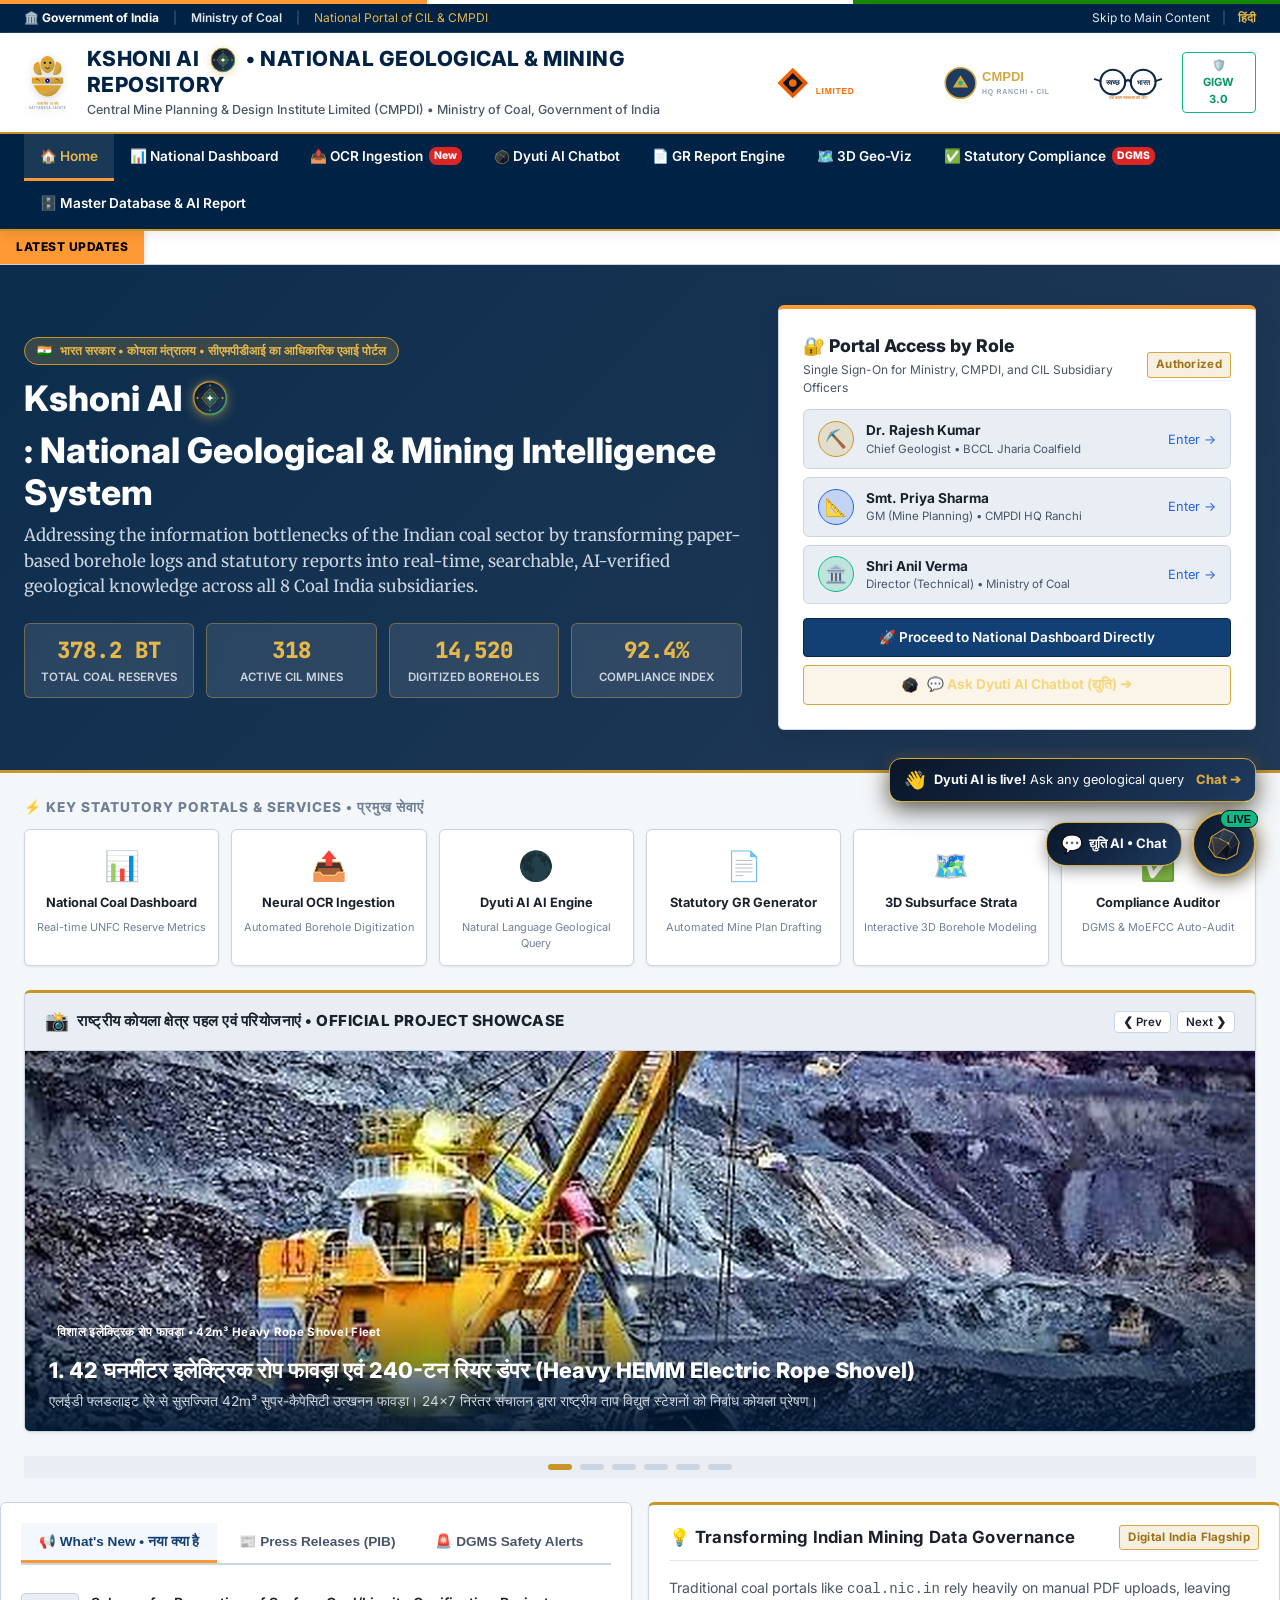
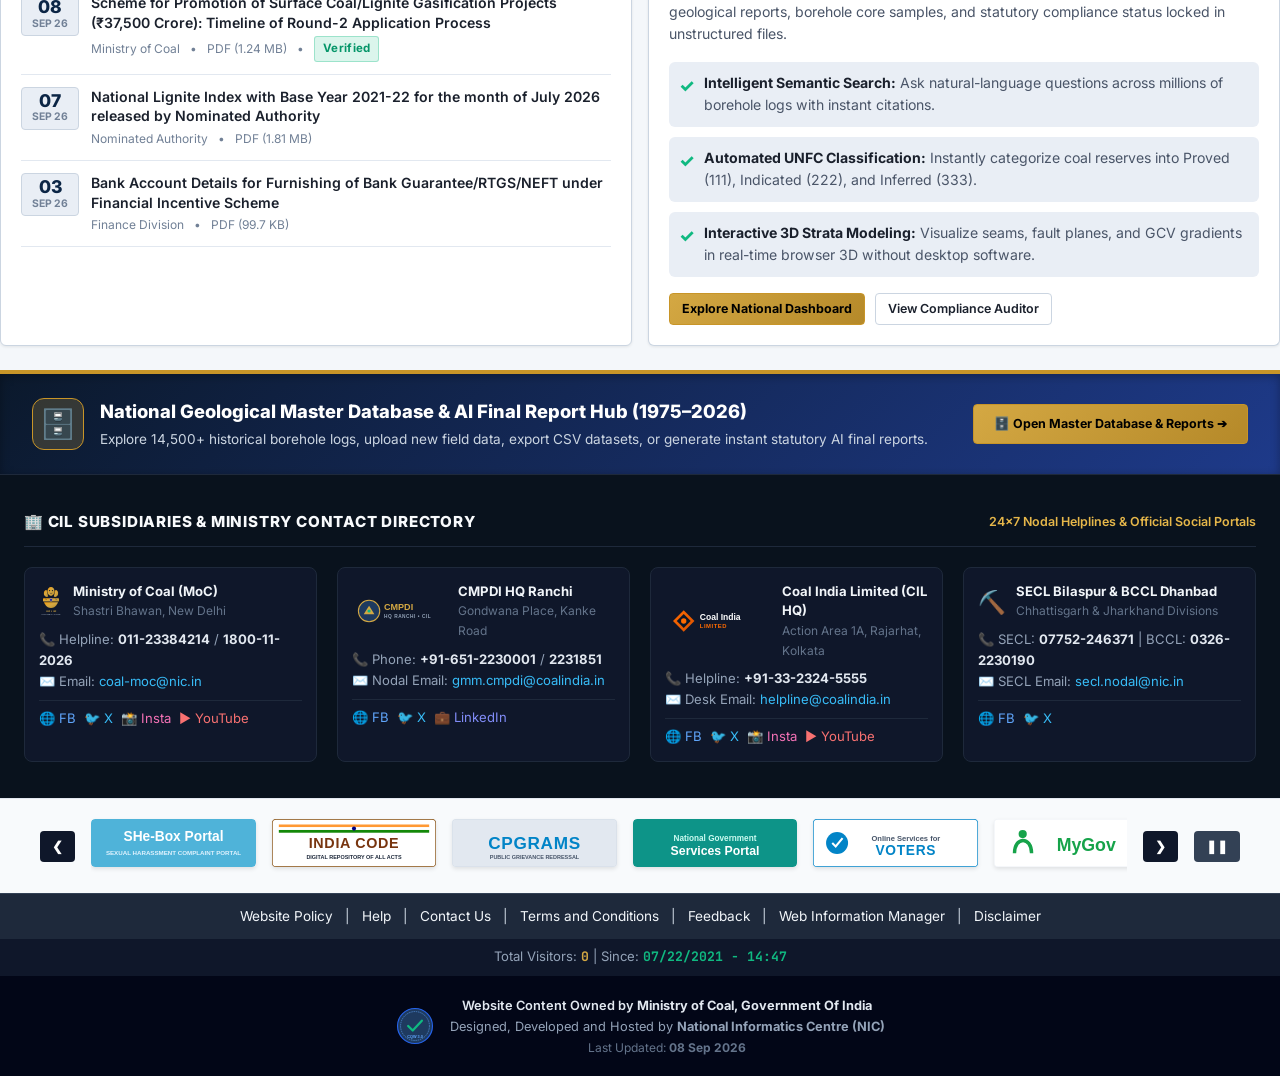
<file: index.html>
<!DOCTYPE html>
<html lang="en">
<head>
  <meta charset="UTF-8">
  <meta name="viewport" content="width=device-width, initial-scale=1.0">
  <meta name="description" content="Kshoni AI — Official Geological & Mining Intelligence Portal for Ministry of Coal, CMPDI, and Coal India Limited (CIL).">
  <meta name="robots" content="index, follow">
  <title>Kshoni AI | क्षोणी • Ministry of Coal, Government of India</title>
  <link rel="icon" href="assets/images/kshoni_logo.svg" type="image/svg+xml">
  
  <link rel="stylesheet" href="css/main.css">
  <link rel="stylesheet" href="css/components.css">
  <style>
    /* Government Portal Homepage Specific Styles */
    .hero-banner-section {
      background: linear-gradient(135deg, rgba(0, 34, 68, 0.95), rgba(11, 37, 69, 0.9)), url('https://images.unsplash.com/photo-1578328819058-b69f3a3b0f6b?auto=format&fit=crop&w=1600&q=80') center/cover;
      border-bottom: 3px solid var(--color-gold);
      color: #ffffff;
      padding: 40px 24px;
    }

    .hero-banner-inner {
      max-width: 1400px;
      margin: 0 auto;
      display: grid;
      grid-template-columns: 1.8fr 1.2fr;
      gap: 36px;
      align-items: center;
    }

    @media (max-width: 992px) {
      .hero-banner-inner { grid-template-columns: 1fr; }
    }

    .hero-stats-row {
      display: grid;
      grid-template-columns: repeat(4, 1fr);
      gap: 12px;
      margin-top: 24px;
    }

    @media (max-width: 650px) {
      .hero-stats-row { grid-template-columns: repeat(2, 1fr); }
    }

    .stat-pill {
      background: rgba(255, 255, 255, 0.1);
      backdrop-filter: blur(8px);
      border: 1px solid rgba(212, 168, 67, 0.4);
      border-radius: 6px;
      padding: 10px 14px;
      text-align: center;
    }

    .stat-pill-val {
      font-size: 1.4rem;
      font-weight: 800;
      color: var(--color-gold-light);
      font-family: var(--font-mono);
    }

    .stat-pill-lbl {
      font-size: 0.72rem;
      color: #cbd5e1;
      text-transform: uppercase;
      font-weight: 600;
      margin-top: 2px;
    }

    /* Fast Access Login Card */
    .portal-login-card {
      background: var(--color-bg-card);
      border: 1px solid var(--color-border);
      border-top: 4px solid var(--color-saffron);
      border-radius: var(--radius-md);
      padding: 24px;
      box-shadow: var(--shadow-lg);
      color: var(--color-text-primary);
    }

    .role-select-item {
      display: flex;
      align-items: center;
      gap: 12px;
      padding: 10px 14px;
      border: 1px solid var(--color-border);
      border-radius: 6px;
      margin-bottom: 8px;
      cursor: pointer;
      background: var(--color-bg-tertiary);
      transition: all 0.2s ease;
    }

    .role-select-item:hover {
      border-color: var(--color-gold);
      background: var(--color-bg-card-hover);
      transform: translateX(4px);
    }
  </style>
</head>
<body>
  <!-- Official Government Header Mount (Tricolor, Utility Bar, Banner, Navigation, Ticker) -->
  <div id="govt-top-header-mount"></div>

  <main id="main-content">
    
    <!-- Hero Banner with Mission Overview & Quick Telemetry -->
    <section class="hero-banner-section">
      <div class="hero-banner-inner">
        <div>
          <div style="display:inline-flex; align-items:center; gap:8px; background:rgba(212,168,67,0.2); border:1px solid var(--color-gold); padding:4px 12px; border-radius:20px; font-size:0.75rem; font-weight:700; color:var(--color-gold-light); margin-bottom:12px;">
            <span>🇮🇳</span>
            <span>भारत सरकार • कोयला मंत्रालय • सीएमपीडीआई का आधिकारिक एआई पोर्टल</span>
          </div>

          <h1 style="font-size: 2.2rem; font-weight: 800; line-height: 1.2; color: #ffffff; display: inline-flex; align-items: center; gap: 10px; flex-wrap: wrap;">
            Kshoni AI <img src="assets/images/kshoni_logo.svg" alt="Kshoni AI Emblem" style="height:36px; width:auto; filter: drop-shadow(0 2px 6px rgba(212,168,67,0.5));" /> : National Geological & Mining Intelligence System
          </h1>
          <p style="font-size: 1.05rem; color: #cbd5e1; margin-top: 10px; line-height: 1.5; font-family: var(--font-serif);">
            Addressing the information bottlenecks of the Indian coal sector by transforming paper-based borehole logs and statutory reports into real-time, searchable, AI-verified geological knowledge across all 8 Coal India subsidiaries.
          </p>

          <div class="hero-stats-row">
            <div class="stat-pill">
              <div class="stat-pill-val" id="stat-reserves">378.2 BT</div>
              <div class="stat-pill-lbl">Total Coal Reserves</div>
            </div>
            <div class="stat-pill">
              <div class="stat-pill-val" id="stat-mines">318</div>
              <div class="stat-pill-lbl">Active CIL Mines</div>
            </div>
            <div class="stat-pill">
              <div class="stat-pill-val" id="stat-boreholes">14,520</div>
              <div class="stat-pill-lbl">Digitized Boreholes</div>
            </div>
            <div class="stat-pill">
              <div class="stat-pill-val" id="stat-compliance">92.4%</div>
              <div class="stat-pill-lbl">Compliance Index</div>
            </div>
          </div>
        </div>

        <!-- Fast Role Selection & Direct Entrance -->
        <div>
          <div class="portal-login-card">
            <div style="display:flex; justify-content:space-between; align-items:center; margin-bottom:12px;">
              <div>
                <h3 style="margin:0; font-size:1.1rem; font-weight:800; color:var(--color-text-primary);">
                  🔐 Portal Access by Role
                </h3>
                <p style="margin:2px 0 0 0; font-size:0.75rem; color:var(--color-text-secondary);">
                  Single Sign-On for Ministry, CMPDI, and CIL Subsidiary Officers
                </p>
              </div>
              <span class="badge badge-govt">Authorized</span>
            </div>

            <div class="role-select-item" onclick="App.login(1)">
              <div style="width:36px; height:36px; border-radius:50%; background:rgba(200,149,40,0.2); border:1px solid var(--color-gold); display:flex; align-items:center; justify-content:center; font-size:1.1rem;">⛏️</div>
              <div style="flex:1;">
                <div style="font-size:0.85rem; font-weight:700;">Dr. Rajesh Kumar</div>
                <div style="font-size:0.72rem; color:var(--color-text-secondary);">Chief Geologist • BCCL Jharia Coalfield</div>
              </div>
              <span style="font-size:0.8rem; color:var(--color-blue);">Enter →</span>
            </div>

            <div class="role-select-item" onclick="App.login(2)">
              <div style="width:36px; height:36px; border-radius:50%; background:rgba(37,99,235,0.2); border:1px solid var(--color-blue); display:flex; align-items:center; justify-content:center; font-size:1.1rem;">📐</div>
              <div style="flex:1;">
                <div style="font-size:0.85rem; font-weight:700;">Smt. Priya Sharma</div>
                <div style="font-size:0.72rem; color:var(--color-text-secondary);">GM (Mine Planning) • CMPDI HQ Ranchi</div>
              </div>
              <span style="font-size:0.8rem; color:var(--color-blue);">Enter →</span>
            </div>

            <div class="role-select-item" onclick="App.login(3)">
              <div style="width:36px; height:36px; border-radius:50%; background:rgba(16,185,129,0.2); border:1px solid var(--color-emerald); display:flex; align-items:center; justify-content:center; font-size:1.1rem;">🏛️</div>
              <div style="flex:1;">
                <div style="font-size:0.85rem; font-weight:700;">Shri Anil Verma</div>
                <div style="font-size:0.72rem; color:var(--color-text-secondary);">Director (Technical) • Ministry of Coal</div>
              </div>
              <span style="font-size:0.8rem; color:var(--color-blue);">Enter →</span>
            </div>

            <div style="margin-top:14px; display:flex; flex-direction:column; gap:8px;">
              <a href="dashboard.html" class="btn btn-primary w-full" style="text-align:center;">
                🚀 Proceed to National Dashboard Directly
              </a>
              <button onclick="App.openDyutiChatbot(event)" class="btn btn-secondary w-full" style="display:flex; align-items:center; justify-content:center; gap:8px; border:1px solid #D4A843; background:rgba(212,168,67,0.12); color:#F5D77F; font-weight:700; cursor:pointer; padding:10px 14px;">
                <img src="assets/images/coal_lump.svg" alt="Dyuti Coal Icon" style="width:18px; height:18px;" />
                <span>💬 Ask Dyuti AI Chatbot (द्युति) ➔</span>
              </button>
            </div>
          </div>
        </div>
      </div>
    </section>

    <div class="portal-container">
      
      <!-- Integrated Government Coal Portals -->
      <h3 style="font-size:0.85rem; font-weight:800; text-transform:uppercase; letter-spacing:1px; color:var(--color-text-tertiary); margin-bottom:12px;">
        ⚡ Key Statutory Portals & Services • प्रमुख सेवाएं
      </h3>

      <div class="quick-services-bar">
        <a href="dashboard.html" class="service-tile">
          <div class="service-icon">📊</div>
          <div class="service-name">National Coal Dashboard</div>
          <div class="service-sub">Real-time UNFC Reserve Metrics</div>
        </a>

        <a href="upload.html" class="service-tile">
          <div class="service-icon">📤</div>
          <div class="service-name">Neural OCR Ingestion</div>
          <div class="service-sub">Automated Borehole Digitization</div>
        </a>

        <a href="dyuti.html" class="service-tile">
          <div class="service-icon">🌑</div>
          <div class="service-name">Dyuti AI AI Engine</div>
          <div class="service-sub">Natural Language Geological Query</div>
        </a>

        <a href="reports.html" class="service-tile">
          <div class="service-icon">📄</div>
          <div class="service-name">Statutory GR Generator</div>
          <div class="service-sub">Automated Mine Plan Drafting</div>
        </a>

        <a href="visualization.html" class="service-tile">
          <div class="service-icon">🗺️</div>
          <div class="service-name">3D Subsurface Strata</div>
          <div class="service-sub">Interactive 3D Borehole Modeling</div>
        </a>

        <a href="compliance.html" class="service-tile">
          <div class="service-icon">✅</div>
          <div class="service-name">Compliance Auditor</div>
          <div class="service-sub">DGMS & MoEFCC Auto-Audit</div>
        </a>
      </div>

      <!-- Photographic Showcase / Official Ministry Gallery Carousel -->
      <div class="card mb-lg" style="padding: 0; overflow: hidden; border-top: 3px solid var(--color-gold);">
        <div style="padding: 14px 20px; background: var(--color-bg-tertiary); border-bottom: 1px solid var(--color-border); display: flex; justify-content: space-between; align-items: center;">
          <div style="display: flex; align-items: center; gap: 8px;">
            <span style="font-size: 1.2rem;">📸</span>
            <span style="font-weight: 800; font-size: 0.95rem; text-transform: uppercase; letter-spacing: 0.5px; color: var(--color-text-primary);">
              राष्ट्रीय कोयला क्षेत्र पहल एवं परियोजनाएं • Official Project Showcase
            </span>
          </div>
          <div style="display: flex; gap: 6px;">
            <button class="btn btn-secondary btn-xs" onclick="prevSlide()">❮ Prev</button>
            <button class="btn btn-secondary btn-xs" onclick="nextSlide()">Next ❯</button>
          </div>
        </div>

        <!-- Slider Track -->
        <div style="position: relative; height: 380px; width: 100%; overflow: hidden;" id="photo-slider">
          <!-- Slide 1: Electric Rope Shovel #45 at Night / Dusk -->
          <div class="photo-slide active" style="position: absolute; inset: 0; transition: opacity 0.5s ease; opacity: 1;">
            <img src="assets/images/project_shovel_illuminated.jpg" alt="Electric Rope Shovel Night Operations" style="width: 100%; height: 100%; object-fit: cover;" />
            <div style="position: absolute; bottom: 0; left: 0; right: 0; background: linear-gradient(180deg, transparent 0%, rgba(0, 24, 51, 0.92) 100%); padding: 30px 24px 20px 24px; color: #ffffff;">
              <span class="badge badge-gold" style="margin-bottom: 6px;">विशाल इलेक्ट्रिक रोप फावड़ा • 42m³ Heavy Rope Shovel Fleet</span>
              <h2 style="font-size: 1.35rem; font-weight: 800; color: #ffffff; margin: 4px 0;">
                1. 42 घनमीटर इलेक्ट्रिक रोप फावड़ा एवं 240-टन रियर डंपर (Heavy HEMM Electric Rope Shovel)
              </h2>
              <p style="font-size: 0.85rem; color: #cbd5e1; max-width: 900px; margin: 0;">
                एलईडी फ्लडलाइट ऐरे से सुसज्जित 42m³ सुपर-कैपेसिटी उत्खनन फावड़ा। 24×7 निरंतर संचालन द्वारा राष्ट्रीय ताप विद्युत स्टेशनों को निर्बाध कोयला प्रेषण।
              </p>
            </div>
          </div>

          <!-- Slide 2: Continuous Mining Bucket-Wheel Excavator & Spreader -->
          <div class="photo-slide" style="position: absolute; inset: 0; transition: opacity 0.5s ease; opacity: 0; pointer-events: none;">
            <img src="assets/images/project_bucketwheel_spreader.jpg" alt="Continuous Bucket-Wheel Excavator & Spreader" style="width: 100%; height: 100%; object-fit: cover;" />
            <div style="position: absolute; bottom: 0; left: 0; right: 0; background: linear-gradient(180deg, transparent 0%, rgba(0, 24, 51, 0.92) 100%); padding: 30px 24px 20px 24px; color: #ffffff;">
              <span class="badge badge-emerald" style="margin-bottom: 6px;">सतत उत्खनन एवं स्वचालित स्प्रेडर • Continuous Bucket-Wheel Mining</span>
              <h2 style="font-size: 1.35rem; font-weight: 800; color: #ffffff; margin: 4px 0;">
                2. सतत बकेट-व्हील एक्सकेवेटर एवं क्रॉस-पिट स्प्रेडर प्रणाली (Bucket-Wheel & Spreader System)
              </h2>
              <p style="font-size: 0.85rem; color: #cbd5e1; max-width: 900px; margin: 0;">
                व्यापक कोयला बेसिन में प्रति घंटे 12,000 टन ओवरबर्डन व लिग्नाइट/कोयला उत्खनन। उच्च दक्षता और शून्य-उत्सर्जन कन्वेयर आधारित आंतरिक बैकफिलिंग।
              </p>
            </div>
          </div>

          <!-- Slide 3: Deep Spiral Bench Quarry & Processing Complex -->
          <div class="photo-slide" style="position: absolute; inset: 0; transition: opacity 0.5s ease; opacity: 0; pointer-events: none;">
            <img src="assets/images/project_deep_spiral_pit.jpg" alt="Deep Terraced Spiral Quarry" style="width: 100%; height: 100%; object-fit: cover;" />
            <div style="position: absolute; bottom: 0; left: 0; right: 0; background: linear-gradient(180deg, transparent 0%, rgba(0, 24, 51, 0.92) 100%); padding: 30px 24px 20px 24px; color: #ffffff;">
              <span class="badge badge-govt" style="margin-bottom: 6px;">गहन सर्पिलाकार बेंच खदान • Deep Terraced Spiral Pit</span>
              <h2 style="font-size: 1.35rem; font-weight: 800; color: #ffffff; margin: 4px 0;">
                3. गहरी सर्पिलाकार बेंच ओपनकास्ट खदान एवं सतही संयंत्र (Deep Terraced Spiral Quarry & Processing Plant)
              </h2>
              <p style="font-size: 0.85rem; color: #cbd5e1; max-width: 900px; margin: 0;">
                200+ मीटर कार्य गहराई पर बहु-सीम भू-गर्भीय उत्खनन, स्थिर ढलान रैंप और पिट-रिम पर उच्च क्षमता क्रशिंग व वाशरी परिसर।
              </p>
            </div>
          </div>

          <!-- Slide 4: Giant High-Reach Bagger Bucket-Wheel -->
          <div class="photo-slide" style="position: absolute; inset: 0; transition: opacity 0.5s ease; opacity: 0; pointer-events: none;">
            <img src="assets/images/project_tall_bucketwheel.jpg" alt="Giant High-Reach Bagger Excavator" style="width: 100%; height: 100%; object-fit: cover;" />
            <div style="position: absolute; bottom: 0; left: 0; right: 0; background: linear-gradient(180deg, transparent 0%, rgba(0, 24, 51, 0.92) 100%); padding: 30px 24px 20px 24px; color: #ffffff;">
              <span class="badge badge-gold" style="margin-bottom: 6px;">उच्च-ऊंचाई बकेट-व्हील मशीन • High-Reach Multi-Bench Bagger</span>
              <h2 style="font-size: 1.35rem; font-weight: 800; color: #ffffff; margin: 4px 0;">
                4. बहु-सीम हाईवॉल बकेट-व्हील कटिंग मशीन (High-Reach Bagger Surface Miner)
              </h2>
              <p style="font-size: 0.85rem; color: #cbd5e1; max-width: 900px; margin: 0;">
                विशालकाय कटिंग व्हील द्वारा 40 मीटर तक की वर्टिकल बेंच कटाई, बुलडोज़र सहायता व स्वचालित सतत बेल्ट डिस्चार्ज प्रणाली।
              </p>
            </div>
          </div>

          <!-- Slide 5: Amphitheater Terraced Spiral Mine Basin -->
          <div class="photo-slide" style="position: absolute; inset: 0; transition: opacity 0.5s ease; opacity: 0; pointer-events: none;">
            <img src="assets/images/project_amphitheater_mine.jpg" alt="Amphitheater Terraced Mine Basin" style="width: 100%; height: 100%; object-fit: cover;" />
            <div style="position: absolute; bottom: 0; left: 0; right: 0; background: linear-gradient(180deg, transparent 0%, rgba(0, 24, 51, 0.92) 100%); padding: 30px 24px 20px 24px; color: #ffffff;">
              <span class="badge badge-emerald" style="margin-bottom: 6px;">एम्फीथिएटर सर्पिलाकार बेसिन • Terraced Amphitheater Basin</span>
              <h2 style="font-size: 1.35rem; font-weight: 800; color: #ffffff; margin: 4px 0;">
                5. एम्फीथिएटर टेरेस्ड ओपनकास्ट बेसिन एवं हरित परिधि (Terraced Amphitheater Coal Basin)
              </h2>
              <p style="font-size: 0.85rem; color: #cbd5e1; max-width: 900px; margin: 0;">
                प्रकृति-संरेखित हरित परिधि के मध्य सर्पिलाकार बेंच खदान। इनसार उपग्रह राडार द्वारा ढलान स्थिरता एवं जल निकासी प्रबंधन।
              </p>
            </div>
          </div>

          <!-- Slide 6: First Mile Connectivity (FMC) Rail Silos -->
          <div class="photo-slide" style="position: absolute; inset: 0; transition: opacity 0.5s ease; opacity: 0; pointer-events: none;">
            <img src="assets/images/online_mine_6.jpg" alt="First Mile Connectivity Rail Silos" style="width: 100%; height: 100%; object-fit: cover;" />
            <div style="position: absolute; bottom: 0; left: 0; right: 0; background: linear-gradient(180deg, transparent 0%, rgba(0, 24, 51, 0.92) 100%); padding: 30px 24px 20px 24px; color: #ffffff;">
              <span class="badge badge-govt" style="margin-bottom: 6px;">फर्स्ट माइल कनेक्टिविटी • Rapid Rail Silo Loading</span>
              <h2 style="font-size: 1.35rem; font-weight: 800; color: #ffffff; margin: 4px 0;">
                6. फर्स्ट माइल कनेक्टिविटी (FMC) साइलो रैपिड रेल लोडिंग एवं हरित गलियारा
              </h2>
              <p style="font-size: 0.85rem; color: #cbd5e1; max-width: 900px; margin: 0;">
                सड़क परिवहन धूल में 85% कमी हेतु बंद कन्वेयर बेल्ट व साइलो लोडिंग। खदान उपरांत हरित वृक्षारोपण एवं इको-टूरिज्म पार्क निर्माण।
              </p>
            </div>
          </div>
        </div>
        </div>

        <!-- Slide Indicators -->
        <div style="background: var(--color-bg-tertiary); padding: 8px; display: flex; justify-content: center; gap: 8px;">
          <button onclick="goToSlide(0)" class="slide-dot active" style="width: 24px; height: 6px; border-radius: 3px; border: none; background: var(--color-gold); cursor: pointer;"></button>
          <button onclick="goToSlide(1)" class="slide-dot" style="width: 24px; height: 6px; border-radius: 3px; border: none; background: var(--color-border); cursor: pointer;"></button>
          <button onclick="goToSlide(2)" class="slide-dot" style="width: 24px; height: 6px; border-radius: 3px; border: none; background: var(--color-border); cursor: pointer;"></button>
          <button onclick="goToSlide(3)" class="slide-dot" style="width: 24px; height: 6px; border-radius: 3px; border: none; background: var(--color-border); cursor: pointer;"></button>
          <button onclick="goToSlide(4)" class="slide-dot" style="width: 24px; height: 6px; border-radius: 3px; border: none; background: var(--color-border); cursor: pointer;"></button>
          <button onclick="goToSlide(5)" class="slide-dot" style="width: 24px; height: 6px; border-radius: 3px; border: none; background: var(--color-border); cursor: pointer;"></button>
        </div>
      </div>

      <!-- 3. Dynamic News & Directives Feed (Fixes Flaw 2 of coal.nic.in: Static unsearchable PDF graveyard) -->
      <div class="grid grid-2 mb-lg">
        
        <!-- Left Tab: What's New / Circulars -->
        <div class="card">
          <div class="tabs-header">
            <button class="tab-btn active" onclick="switchTab(this, 'tab-whats-new')">📢 What's New • नया क्या है</button>
            <button class="tab-btn" onclick="switchTab(this, 'tab-press-releases')">📰 Press Releases (PIB)</button>
            <button class="tab-btn" onclick="switchTab(this, 'tab-dgms-safety')">🚨 DGMS Safety Alerts</button>
          </div>

          <div id="tab-whats-new" class="tab-content active">
            <ul class="official-feed-list">
              <li class="official-feed-item">
                <div class="feed-date-badge">
                  <div class="feed-day">08</div>
                  <div class="feed-month">SEP 26</div>
                </div>
                <div class="feed-details">
                  <div class="feed-title">
                    <a href="javascript:void(0)" onclick="App.showToast('Opening Scheme Circular...', 'info')">
                      Scheme for Promotion of Surface Coal/Lignite Gasification Projects (₹37,500 Crore): Timeline of Round-2 Application Process
                    </a>
                  </div>
                  <div class="feed-meta">
                    <span>Ministry of Coal</span> • <span>PDF (1.24 MB)</span> • <span class="badge badge-emerald">Verified</span>
                  </div>
                </div>
              </li>

              <li class="official-feed-item">
                <div class="feed-date-badge">
                  <div class="feed-day">07</div>
                  <div class="feed-month">SEP 26</div>
                </div>
                <div class="feed-details">
                  <div class="feed-title">
                    <a href="javascript:void(0)" onclick="App.showToast('Opening National Lignite Index...', 'info')">
                      National Lignite Index with Base Year 2021-22 for the month of July 2026 released by Nominated Authority
                    </a>
                  </div>
                  <div class="feed-meta">
                    <span>Nominated Authority</span> • <span>PDF (1.81 MB)</span>
                  </div>
                </div>
              </li>

              <li class="official-feed-item">
                <div class="feed-date-badge">
                  <div class="feed-day">03</div>
                  <div class="feed-month">SEP 26</div>
                </div>
                <div class="feed-details">
                  <div class="feed-title">
                    <a href="javascript:void(0)" onclick="App.showToast('Opening Bank Details Notice...', 'info')">
                      Bank Account Details for Furnishing of Bank Guarantee/RTGS/NEFT under Financial Incentive Scheme
                    </a>
                  </div>
                  <div class="feed-meta">
                    <span>Finance Division</span> • <span>PDF (99.7 KB)</span>
                  </div>
                </div>
              </li>
            </ul>
          </div>

          <div id="tab-press-releases" class="tab-content">
            <ul class="official-feed-list">
              <li class="official-feed-item">
                <div class="feed-date-badge">
                  <div class="feed-day">08</div>
                  <div class="feed-month">JUL 26</div>
                </div>
                <div class="feed-details">
                  <div class="feed-title">
                    Ministry of Coal Invites Applications under ₹37,500 Crore Scheme for Promotion of Surface Coal/Lignite Gasification
                  </div>
                  <div class="feed-meta">PIB New Delhi • Press Information Bureau</div>
                </div>
              </li>
              <li class="official-feed-item">
                <div class="feed-date-badge">
                  <div class="feed-day">02</div>
                  <div class="feed-month">JUL 26</div>
                </div>
                <div class="feed-details">
                  <div class="feed-title">
                    Ministry of Coal Notifies Acceptance of Insurance Surety Bonds for MMDR Coal Blocks Auction
                  </div>
                  <div class="feed-meta">PIB New Delhi • Press Information Bureau</div>
                </div>
              </li>
            </ul>
          </div>

          <div id="tab-dgms-safety" class="tab-content">
            <ul class="official-feed-list">
              <li class="official-feed-item">
                <div class="feed-date-badge">
                  <div class="feed-day">04</div>
                  <div class="feed-month">MAR 26</div>
                </div>
                <div class="feed-details">
                  <div class="feed-title" style="color:var(--color-red);">
                    🚨 Critical Notice: Hydrogeological barrier inspection mandatory under DGMS Regulation 127 for waterlogged seams.
                  </div>
                  <div class="feed-meta">Directorate General of Mines Safety • Dhanbad</div>
                </div>
              </li>
            </ul>
          </div>
        </div>

        <!-- Right Card: Why Kshoni AI Solves Real Bottlenecks -->
        <div class="card" style="border-top: 3px solid var(--color-gold);">
          <div class="card-header">
            <h3 class="card-title">
              💡 Transforming Indian Mining Data Governance
            </h3>
            <span class="badge badge-govt">Digital India Flagship</span>
          </div>

          <div style="font-size:0.88rem; color:var(--color-text-secondary); line-height:1.6;">
            <p>
              Traditional coal portals like <code>coal.nic.in</code> rely heavily on manual PDF uploads, leaving geological reports, borehole core samples, and statutory compliance status locked in unstructured files.
            </p>
            
            <div style="margin: 16px 0; display:flex; flex-direction:column; gap:10px;">
              <div style="display:flex; align-items:flex-start; gap:10px; background:var(--color-bg-tertiary); padding:10px; border-radius:6px;">
                <span style="color:#10b981; font-weight:800; font-size:1.1rem;">✓</span>
                <div>
                  <strong style="color:var(--color-text-primary);">Intelligent Semantic Search:</strong> Ask natural-language questions across millions of borehole logs with instant citations.
                </div>
              </div>

              <div style="display:flex; align-items:flex-start; gap:10px; background:var(--color-bg-tertiary); padding:10px; border-radius:6px;">
                <span style="color:#10b981; font-weight:800; font-size:1.1rem;">✓</span>
                <div>
                  <strong style="color:var(--color-text-primary);">Automated UNFC Classification:</strong> Instantly categorize coal reserves into Proved (111), Indicated (222), and Inferred (333).
                </div>
              </div>

              <div style="display:flex; align-items:flex-start; gap:10px; background:var(--color-bg-tertiary); padding:10px; border-radius:6px;">
                <span style="color:#10b981; font-weight:800; font-size:1.1rem;">✓</span>
                <div>
                  <strong style="color:var(--color-text-primary);">Interactive 3D Strata Modeling:</strong> Visualize seams, fault planes, and GCV gradients in real-time browser 3D without desktop software.
                </div>
              </div>
            </div>

            <div style="display:flex; gap:10px; margin-top:16px;">
              <a href="dashboard.html" class="btn btn-gold btn-sm">Explore National Dashboard</a>
              <a href="compliance.html" class="btn btn-secondary btn-sm">View Compliance Auditor</a>
            </div>
          </div>
        </div>

      </div>

    </div>
  </main>

  <!-- Official Government Footer Mount -->
  <div id="govt-footer-mount"></div>

  <script src="js/data/subsidiaries.js"></script>
  <script src="js/app.js"></script>
  <script>
    function switchTab(btn, tabId) {
      const parent = btn.closest('.card');
      parent.querySelectorAll('.tab-btn').forEach(b => b.classList.remove('active'));
      parent.querySelectorAll('.tab-content').forEach(c => c.classList.remove('active'));
      btn.classList.add('active');
      const target = document.getElementById(tabId);
      if (target) target.classList.add('active');
    }

    // Photo Carousel Controller
    let currentSlide = 0;
    const slides = document.querySelectorAll('.photo-slide');
    const dots = document.querySelectorAll('.slide-dot');

    function goToSlide(idx) {
      if (!slides.length) return;
      slides.forEach((s, i) => {
        s.style.opacity = i === idx ? '1' : '0';
        s.style.pointerEvents = i === idx ? 'auto' : 'none';
      });
      dots.forEach((d, i) => {
        d.style.background = i === idx ? 'var(--color-gold)' : 'var(--color-border)';
      });
      currentSlide = idx;
    }

    function nextSlide() {
      goToSlide((currentSlide + 1) % slides.length);
    }

    function prevSlide() {
      goToSlide((currentSlide - 1 + slides.length) % slides.length);
    }

    // Auto rotate every 6 seconds
    setInterval(nextSlide, 6000);
  </script>
</body>
</html>
</file>
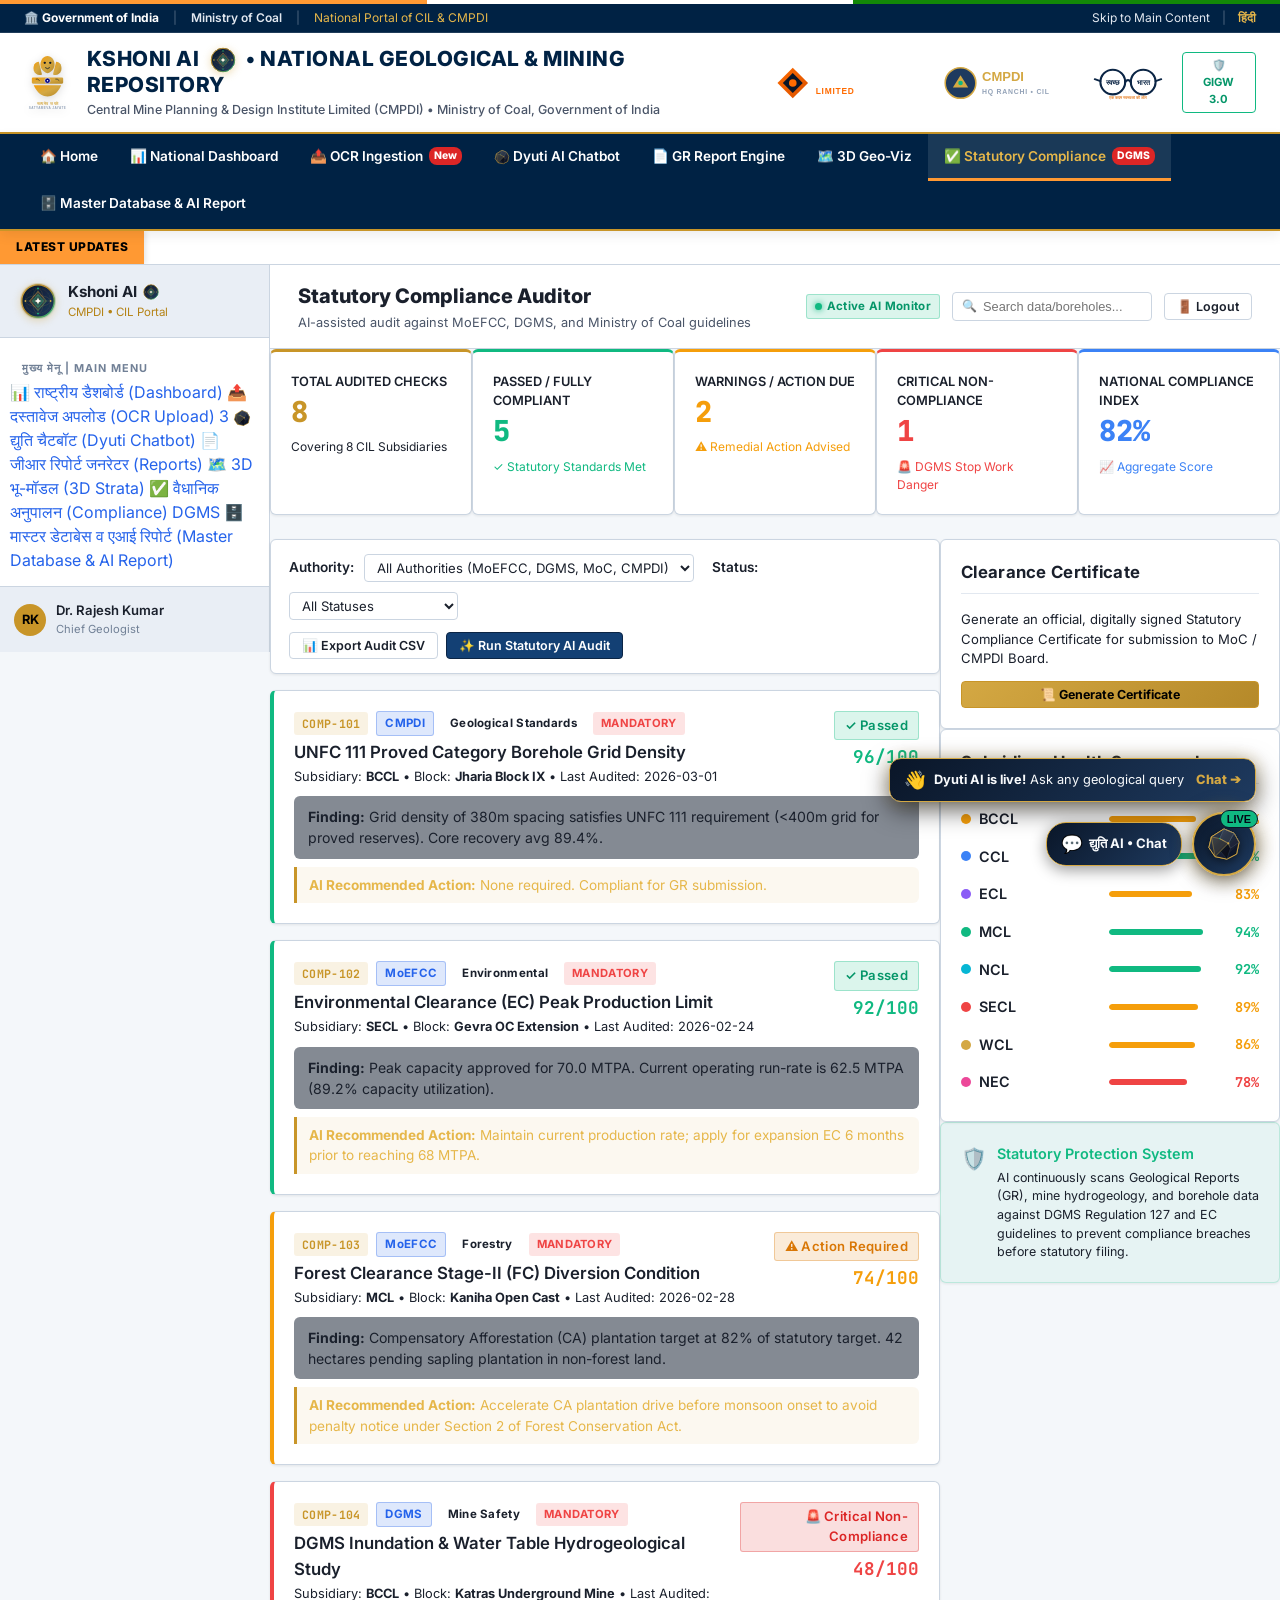
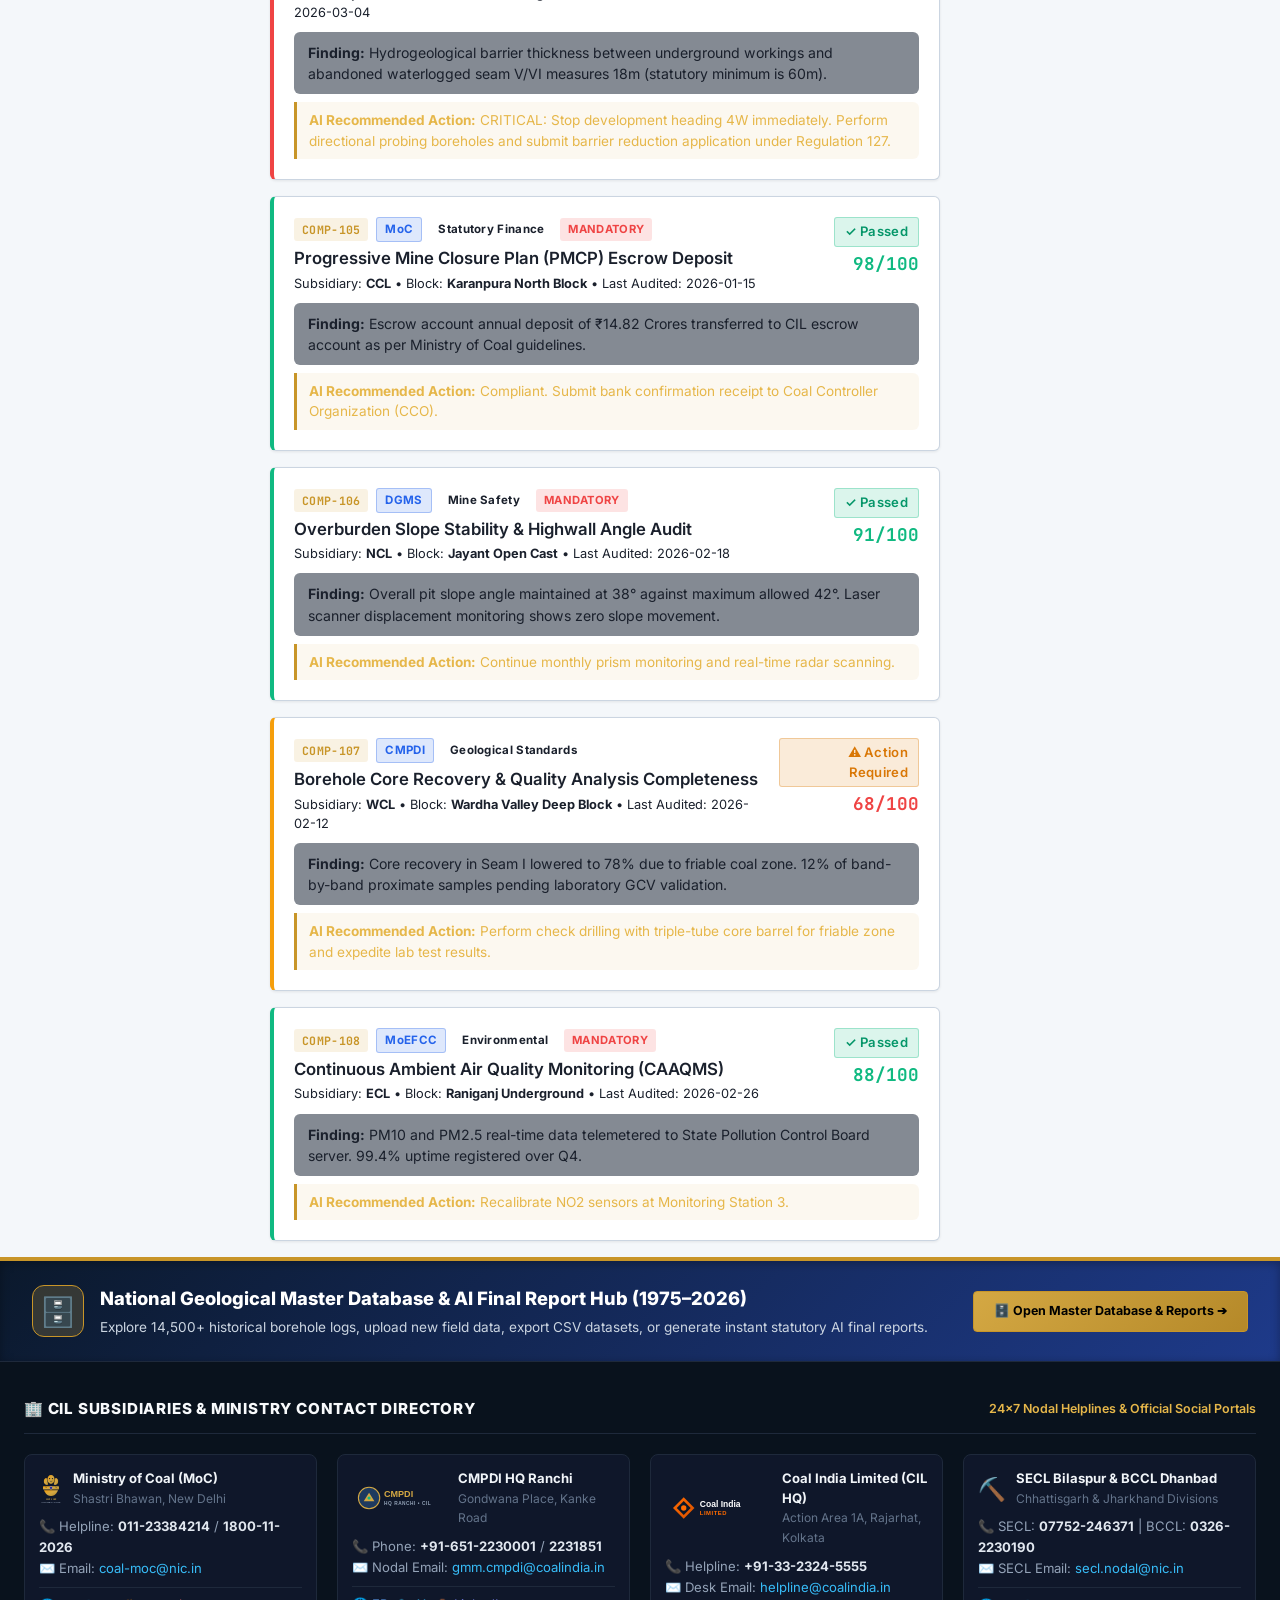
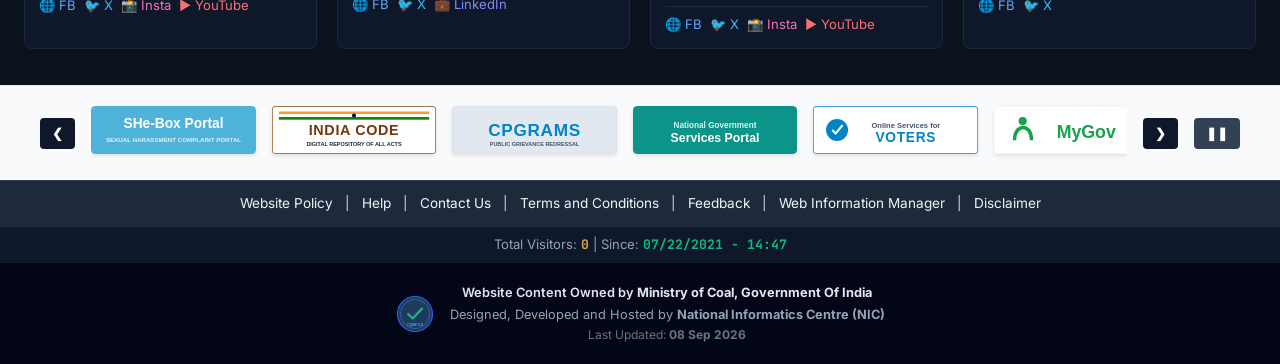
<file: compliance.html>
﻿<!DOCTYPE html>
<html lang="en">
<head>
  <meta charset="UTF-8">
  <meta name="viewport" content="width=device-width, initial-scale=1.0">
  <meta name="description" content="Statutory Compliance Auditor — Automated MoEFCC, DGMS, and Ministry of Coal Regulatory Audits">
    <link rel="icon" href="assets/images/kshoni_logo.svg" type="image/svg+xml">
    <meta name="robots" content="noindex, nofollow">
  <title>Statutory Compliance Auditor | Kshoni AI • CMPDI</title>
  <link rel="preconnect" href="https://fonts.googleapis.com">
  <link rel="preconnect" href="https://fonts.gstatic.com" crossorigin>
  <link href="https://fonts.googleapis.com/css2?family=Inter:wght@300;400;500;600;700;800&family=JetBrains+Mono:wght@400;500;600&display=swap" rel="stylesheet">
  <link rel="stylesheet" href="css/main.css">
  <link rel="stylesheet" href="css/components.css">
  <link rel="stylesheet" href="css/pages.css">
</head>
<body>
  <div id="govt-top-header-mount"></div>
  <div class="app-layout">
    <!-- Sidebar dynamically rendered -->
    <div id="sidebar-mount"></div>

    <main class="main-content">
      <!-- Header dynamically rendered -->
      <div id="header-mount"></div>

      <div class="content-body">
        
        <!-- Top Stats Cards -->
        <div style="display: grid; grid-template-columns: repeat(auto-fit, minmax(200px, 1fr)); gap: var(--spacing-md);" class="mb-lg">
          <div class="card" style="border-top: 3px solid var(--color-gold);">
            <div style="font-size: 0.8rem; color: var(--text-tertiary); text-transform: uppercase; font-weight: 600;">Total Audited Checks</div>
            <div style="font-size: 1.8rem; font-weight: 800; font-family: var(--font-mono); color: var(--color-gold);" id="stat-total-checks">8</div>
            <div style="font-size: 0.75rem; color: var(--text-secondary); margin-top: 4px;">Covering 8 CIL Subsidiaries</div>
          </div>
          
          <div class="card" style="border-top: 3px solid #10B981;">
            <div style="font-size: 0.8rem; color: var(--text-tertiary); text-transform: uppercase; font-weight: 600;">Passed / Fully Compliant</div>
            <div style="font-size: 1.8rem; font-weight: 800; font-family: var(--font-mono); color: #10B981;" id="stat-passed-checks">5</div>
            <div style="font-size: 0.75rem; color: #10B981; margin-top: 4px;">✓ Statutory Standards Met</div>
          </div>

          <div class="card" style="border-top: 3px solid #F59E0B;">
            <div style="font-size: 0.8rem; color: var(--text-tertiary); text-transform: uppercase; font-weight: 600;">Warnings / Action Due</div>
            <div style="font-size: 1.8rem; font-weight: 800; font-family: var(--font-mono); color: #F59E0B;" id="stat-warning-checks">2</div>
            <div style="font-size: 0.75rem; color: #F59E0B; margin-top: 4px;">⚠️ Remedial Action Advised</div>
          </div>

          <div class="card" style="border-top: 3px solid #EF4444;">
            <div style="font-size: 0.8rem; color: var(--text-tertiary); text-transform: uppercase; font-weight: 600;">Critical Non-Compliance</div>
            <div style="font-size: 1.8rem; font-weight: 800; font-family: var(--font-mono); color: #EF4444;" id="stat-failed-checks">1</div>
            <div style="font-size: 0.75rem; color: #EF4444; margin-top: 4px;">🚨 DGMS Stop Work Danger</div>
          </div>

          <div class="card" style="border-top: 3px solid #3B82F6;">
            <div style="font-size: 0.8rem; color: var(--text-tertiary); text-transform: uppercase; font-weight: 600;">National Compliance Index</div>
            <div style="font-size: 1.8rem; font-weight: 800; font-family: var(--font-mono); color: #3B82F6;" id="stat-avg-score">92.4%</div>
            <div style="font-size: 0.75rem; color: #3B82F6; margin-top: 4px;">📈 Aggregate Score</div>
          </div>
        </div>

        <div style="display: grid; grid-template-columns: 1fr 340px; gap: var(--spacing-lg);">
          
          <!-- Main Checklist Panel -->
          <div>
            
            <!-- Filters Toolbar -->
            <div class="card mb-md" style="padding: 14px 18px;">
              <div style="display: flex; flex-wrap: wrap; align-items: center; justify-content: space-between; gap: 12px;">
                <div style="display: flex; align-items: center; gap: 10px; flex-wrap: wrap;">
                  <span style="font-size: 0.85rem; font-weight: 600; color: var(--text-secondary);">Authority:</span>
                  <select class="form-select" style="width: auto; font-size: 0.82rem; padding: 4px 8px;" onchange="ComplianceEngine.filterByAuthority(this.value)">
                    <option value="all">All Authorities (MoEFCC, DGMS, MoC, CMPDI)</option>
                    <option value="moefcc">MoEFCC (Environment & Forest)</option>
                    <option value="dgms">DGMS (Mines Safety)</option>
                    <option value="moc">Ministry of Coal (MoC)</option>
                    <option value="cmpdi">CMPDI (Geological Quality)</option>
                  </select>

                  <span style="font-size: 0.85rem; font-weight: 600; color: var(--text-secondary); margin-left: 8px;">Status:</span>
                  <select class="form-select" style="width: auto; font-size: 0.82rem; padding: 4px 8px;" onchange="ComplianceEngine.filterByStatus(this.value)">
                    <option value="all">All Statuses</option>
                    <option value="pass">Passed Only</option>
                    <option value="warning">Action Required Only</option>
                    <option value="fail">Critical Failures Only</option>
                  </select>
                </div>

                <div style="display: flex; gap: 8px;">
                  <button class="btn btn-secondary btn-sm" onclick="App.exportDatasetCSV('compliance')">
                    📊 Export Audit CSV
                  </button>
                  <button class="btn btn-primary btn-sm" id="btn-run-audit" onclick="ComplianceEngine.runFullAudit()">
                    ✨ Run Statutory AI Audit
                  </button>
                </div>
              </div>
            </div>

            <!-- Dynamic Checklist Container -->
            <div id="compliance-checklist-container"></div>
          </div>

          <!-- Right Sidebar: Subsidiary Health & Clearance Certificate Generator -->
          <div style="display: flex; flex-direction: column; gap: var(--spacing-md);">
            
            <div class="card">
              <div class="card-header" style="padding-bottom: 8px;">
                <h3 class="card-title">Clearance Certificate</h3>
              </div>
              <p style="font-size: 0.82rem; color: var(--text-secondary); margin-bottom: 12px;">
                Generate an official, digitally signed Statutory Compliance Certificate for submission to MoC / CMPDI Board.
              </p>
              <button class="btn btn-gold w-full btn-sm" onclick="ComplianceEngine.openCertificateModal()">
                📜 Generate Certificate
              </button>
            </div>

            <div class="card">
              <div class="card-header" style="padding-bottom: 8px;">
                <h3 class="card-title">Subsidiary Health Scorecard</h3>
              </div>
              <div id="subsidiary-scores-container"></div>
            </div>

            <div class="card" style="background: rgba(16,185,129,0.06); border: 1px solid rgba(16,185,129,0.2);">
              <div style="display: flex; gap: 10px; align-items: flex-start;">
                <span style="font-size: 1.3rem;">🛡️</span>
                <div>
                  <h4 style="margin: 0; font-size: 0.9rem; color: #10B981; font-weight: 600;">Statutory Protection System</h4>
                  <p style="margin: 4px 0 0 0; font-size: 0.78rem; color: var(--text-secondary);">
                    AI continuously scans Geological Reports (GR), mine hydrogeology, and borehole data against DGMS Regulation 127 and EC guidelines to prevent compliance breaches before statutory filing.
                  </p>
                </div>
              </div>
            </div>

          </div>
        </div>

      </div>
    </main>
  </div>
  <div id="govt-footer-mount"></div>

  <!-- Certificate View Modal -->
  <div id="cert-modal" style="display: none; position: fixed; inset: 0; background: rgba(0,0,0,0.85); backdrop-filter: blur(8px); z-index: 100; align-items: center; justify-content: center; padding: 20px;">
    <div class="card" style="max-width: 680px; width: 100%; max-height: 90vh; overflow-y: auto; background: #0A1628; border: 2px solid var(--color-gold); box-shadow: 0 0 40px rgba(212,168,67,0.3); padding: 30px;">
      
      <!-- Govt Seal Header -->
      <div style="text-align: center; border-bottom: 2px dashed var(--color-gold); padding-bottom: 16px; margin-bottom: 20px;">
        <div style="font-size: 1.8rem; margin-bottom: 4px;">🏛️</div>
        <div style="font-weight: 800; font-size: 1.1rem; color: var(--color-gold); letter-spacing: 1px; text-transform: uppercase;">GOVERNMENT OF INDIA • MINISTRY OF COAL</div>
        <div style="font-size: 0.85rem; font-weight: 600; color: var(--text-primary); margin-top: 2px;">Central Mine Planning & Design Institute (CMPDI HQ, Ranchi)</div>
        <div style="font-size: 0.75rem; color: var(--text-tertiary); font-family: var(--font-mono); margin-top: 6px;">REF: CMPDI/AI-AUDIT/2026/SEC-0894</div>
      </div>

      <!-- Certificate Body -->
      <div style="line-height: 1.6; font-size: 0.9rem; color: var(--text-secondary);">
        <h3 style="text-align: center; color: var(--text-primary); margin-bottom: 16px; font-weight: 700;">STATUTORY GEOLOGICAL COMPLIANCE CERTIFICATE</h3>
        <p>
          This is to certify that an autonomous AI Statutory Audit was conducted by <strong>Kshoni AI Engine</strong> across the coal reserves and mining blocks of Coal India Limited (CIL) subsidiaries as of <strong>March 2026</strong>.
        </p>

        <div style="background: rgba(255,255,255,0.04); border-radius: 6px; padding: 12px; margin: 16px 0;">
          <div style="display: flex; justify-content: space-between; margin-bottom: 6px;">
            <span>Overall Statutory Compliance Index:</span>
            <strong style="color: #10B981; font-family: var(--font-mono);">88.2% (Grade A - Satisfactory)</strong>
          </div>
          <div style="display: flex; justify-content: space-between; margin-bottom: 6px;">
            <span>UNFC 111 Proved Reserves Verified:</span>
            <strong style="color: var(--color-gold); font-family: var(--font-mono);">12,450.50 Million Tonnes</strong>
          </div>
          <div style="display: flex; justify-content: space-between;">
            <span>Critical Remediation Advisories:</span>
            <strong style="color: #EF4444; font-family: var(--font-mono);">1 Flagged Block (BCCL Katras UG)</strong>
          </div>
        </div>

        <p style="font-size: 0.82rem; color: var(--text-tertiary);">
          Issued under digital authorization of CMPDI Geological Quality Control Directorate. QR Code verification enables tamper-proof statutory validation.
        </p>
      </div>

      <!-- Footer & Signatures -->
      <div style="display: flex; justify-content: space-between; align-items: flex-end; margin-top: 24px; pt-md; border-top: 1px solid var(--border-color);">
        <div style="text-align: center;">
          <div style="font-size: 1.5rem;">📱</div>
          <div style="font-size: 0.65rem; color: var(--text-tertiary); font-family: var(--font-mono); margin-top: 2px;">SCAN TO VERIFY</div>
        </div>

        <div style="text-align: right;">
          <div style="font-family: var(--font-mono); font-size: 0.8rem; color: var(--color-gold);">[DIGITALLY SIGNED VIA BHOO-MITRA AI]</div>
          <div style="font-weight: 700; color: var(--text-primary); margin-top: 4px;">Dr. Rajesh Kumar</div>
          <div style="font-size: 0.75rem; color: var(--text-tertiary);">Chief General Manager (Geology), CMPDI</div>
        </div>
      </div>

      <!-- Buttons -->
      <div style="display: flex; justify-content: flex-end; gap: 10px; margin-top: 24px;">
        <button class="btn btn-secondary btn-sm" onclick="ComplianceEngine.closeCertificateModal()">Close</button>
        <button class="btn btn-gold btn-sm" onclick="ComplianceEngine.downloadCertificate()">🖨️ Print / Download PDF</button>
      </div>
    </div>
  </div>

  <script src="js/data/subsidiaries.js"></script>
  <script src="js/data/boreholes.js"></script>
  <script src="js/app.js"></script>
  <script src="js/compliance.js"></script>
  <script>
    document.addEventListener('DOMContentLoaded', () => {
      document.getElementById('sidebar-mount').innerHTML = App.buildSidebar('compliance');
      document.getElementById('header-mount').innerHTML = App.buildPageHeader(
        'Statutory Compliance Auditor',
        'AI-assisted audit against MoEFCC, DGMS, and Ministry of Coal guidelines',
        '<span class="badge badge-emerald"><span class="status-dot online"></span> Active AI Monitor</span>'
      );
      
      ComplianceEngine.init();
      App.setupMobileMenu();
    });
  </script>
</body>
</html>
</file>
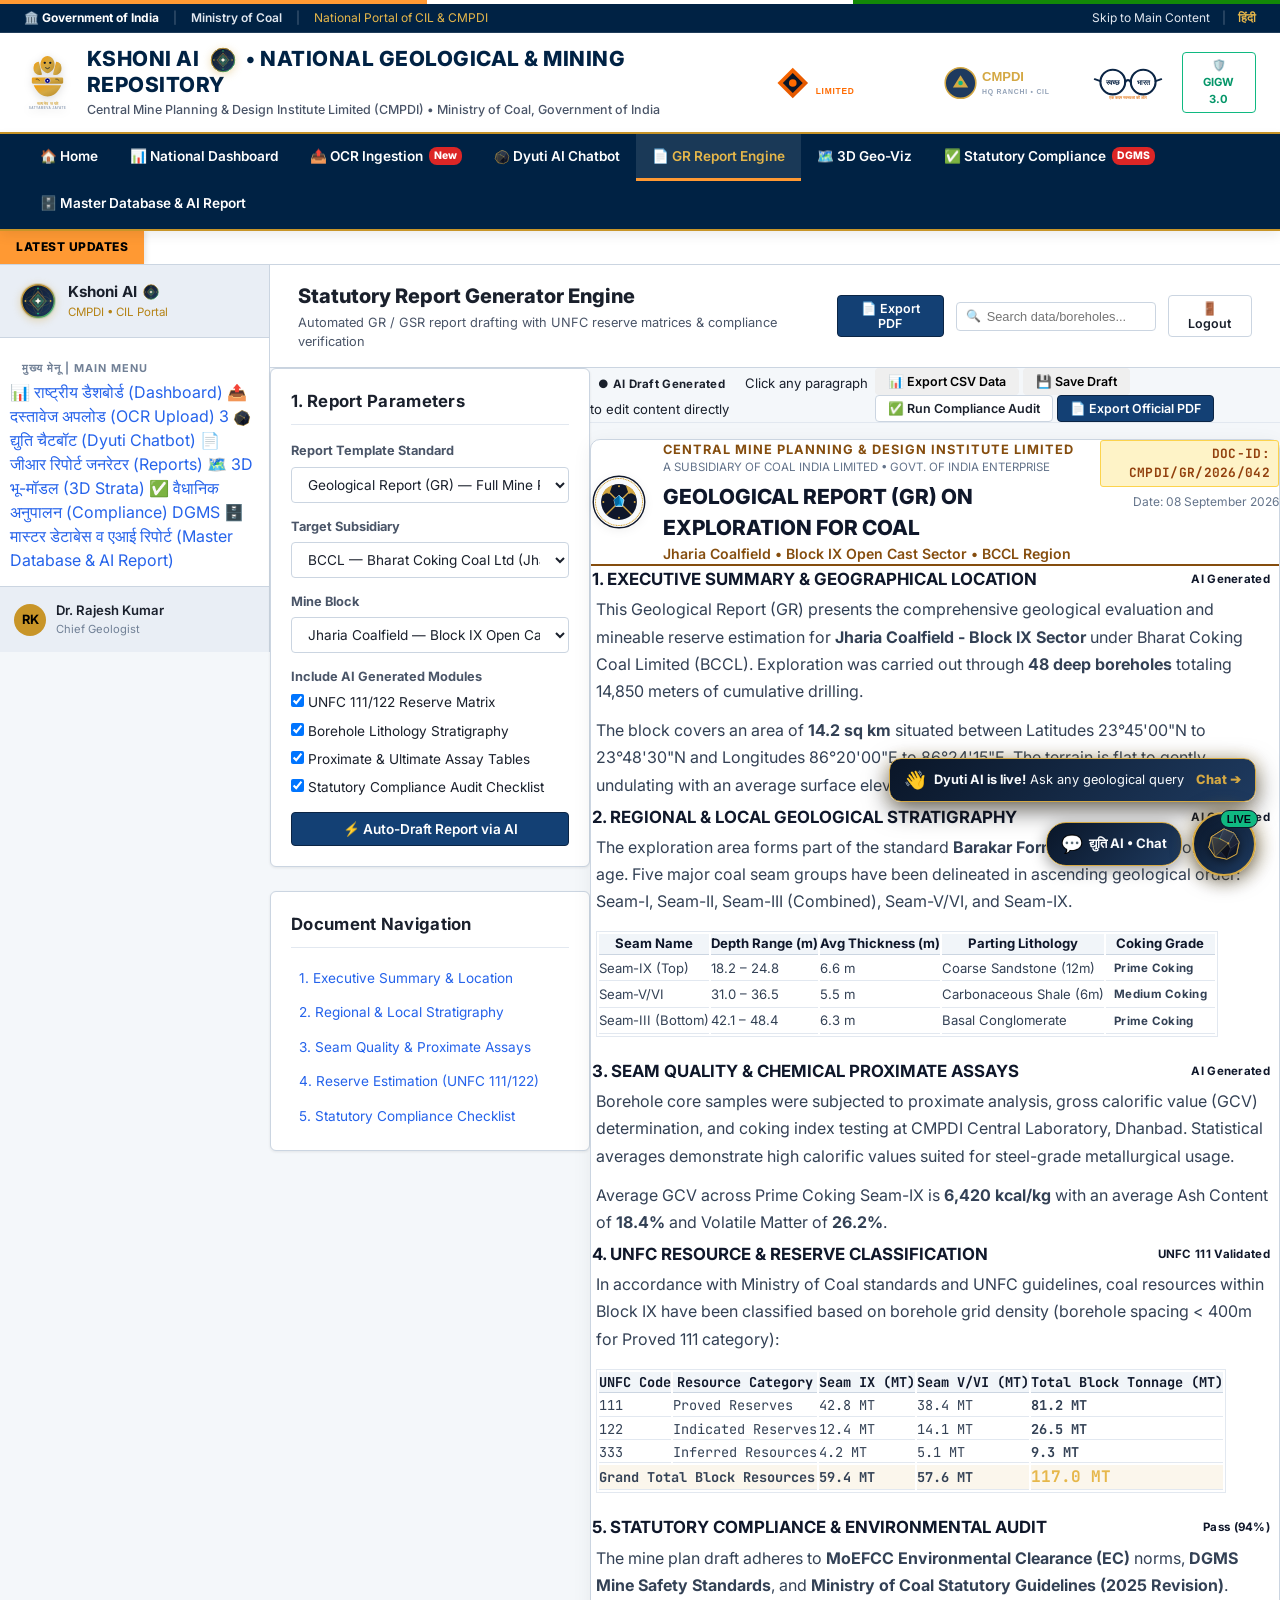
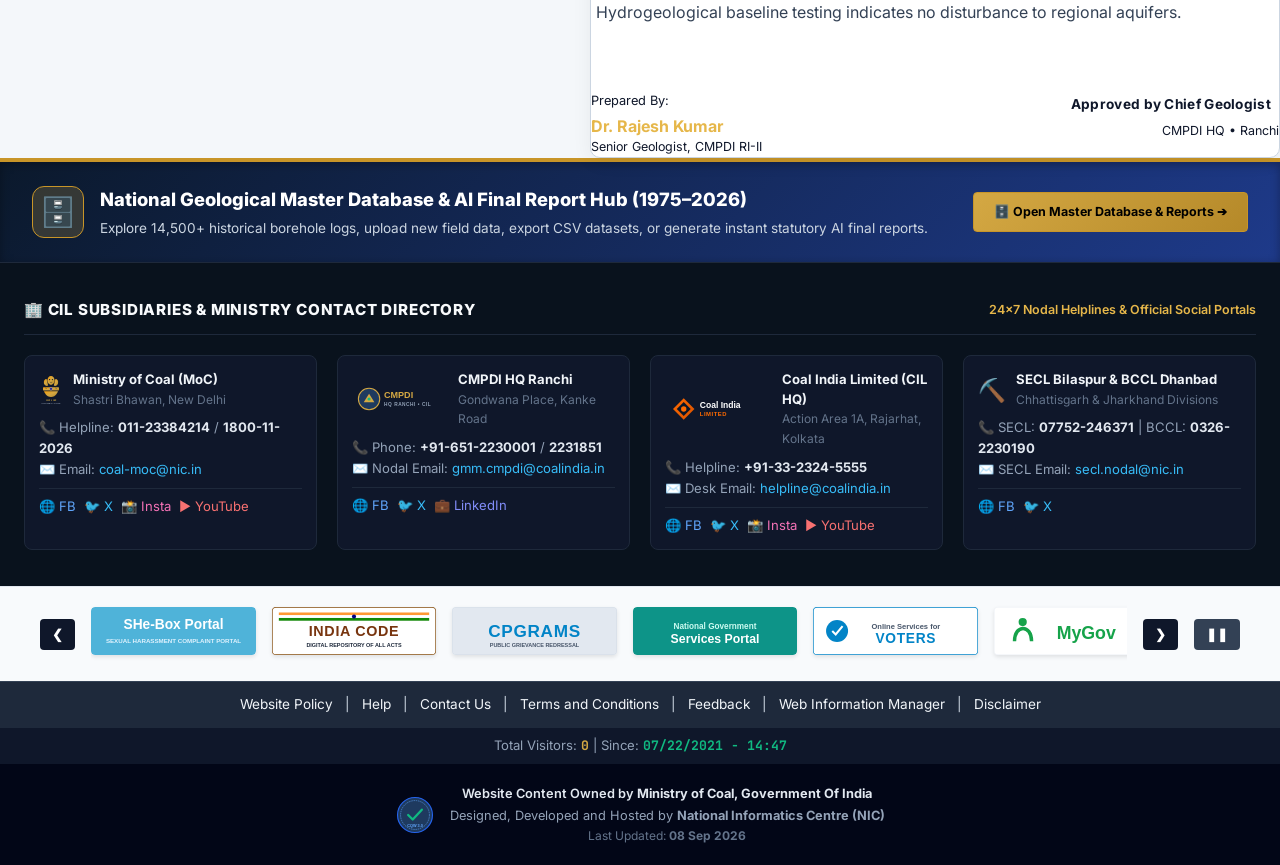
<file: reports.html>
﻿<!DOCTYPE html>
<html lang="en">
<head>
  <meta charset="UTF-8">
  <meta name="viewport" content="width=device-width, initial-scale=1.0">
  <meta name="description" content="Report Generator Engine — Automated GR / GSR Statutory Report Drafting">
    <link rel="icon" href="assets/images/kshoni_logo.svg" type="image/svg+xml">
    <meta name="robots" content="noindex, nofollow">
  <title>Statutory Report Generator | Kshoni AI • CMPDI</title>
  <link rel="preconnect" href="https://fonts.googleapis.com">
  <link rel="preconnect" href="https://fonts.gstatic.com" crossorigin>
  <link href="https://fonts.googleapis.com/css2?family=Inter:wght@300;400;500;600;700;800&family=JetBrains+Mono:wght@400;500;600&display=swap" rel="stylesheet">
  <link rel="stylesheet" href="css/main.css">
  <link rel="stylesheet" href="css/components.css">
  <link rel="stylesheet" href="css/pages.css">
</head>
<body>
  <div id="govt-top-header-mount"></div>
  <div class="app-layout">
    <!-- Sidebar dynamically rendered -->
    <div id="sidebar-mount"></div>

    <main class="main-content">
      <!-- Header dynamically rendered -->
      <div id="header-mount"></div>

      <div class="content-body">
        <div class="reports-layout">
          <!-- Left Controls & Template Config Panel -->
          <div>
            <div class="card mb-lg">
              <div class="card-header">
                <h3 class="card-title">1. Report Parameters</h3>
              </div>
              <div style="display: flex; flex-direction: column; gap: 14px;">
                <div>
                  <label class="form-label">Report Template Standard</label>
                  <select class="form-select" id="report-template" onchange="ReportsPage.onTemplateChange()">
                    <option value="gr">Geological Report (GR) — Full Mine Plan</option>
                    <option value="gsr">Geological Study Report (GSR) — Preliminary</option>
                    <option value="feasi">Feasibility & Resource Estimation Report</option>
                    <option value="mcp">Mine Closure & Environmental Plan</option>
                  </select>
                </div>

                <div>
                  <label class="form-label">Target Subsidiary</label>
                  <select class="form-select" id="report-subsidiary" onchange="ReportsPage.onSubsidiaryChange()">
                    <option value="BCCL">BCCL — Bharat Coking Coal Ltd (Jharia)</option>
                    <option value="SECL">SECL — South Eastern Coalfields Ltd (Korba)</option>
                    <option value="MCL">MCL — Mahanadi Coalfields Ltd (Talcher)</option>
                    <option value="CCL">CCL — Central Coalfields Ltd (Ranchi)</option>
                    <option value="NCL">NCL — Northern Coalfields Ltd (Singrauli)</option>
                    <option value="ECL">ECL — Eastern Coalfields Ltd (Raniganj)</option>
                    <option value="WCL">WCL — Western Coalfields Ltd (Nagpur)</option>
                    <option value="NEC">NEC — North Eastern Coalfields (Margherita)</option>
                  </select>
                </div>

                <div>
                  <label class="form-label">Mine Block</label>
                  <select class="form-select" id="report-block">
                    <option value="Jharia Block IX">Jharia Coalfield — Block IX Open Cast</option>
                    <option value="Gevra Expansion">Gevra Expansion OC Mine (Korba)</option>
                    <option value="Kaniha Sector B">Kaniha Sector B (Talcher)</option>
                    <option value="Jayant OC Mine">Jayant OC Mine (Singrauli)</option>
                  </select>
                </div>

                <div>
                  <label class="form-label">Include AI Generated Modules</label>
                  <div style="display: flex; flex-direction: column; gap: 8px; font-size: 0.85rem;">
                    <label class="flex align-center gap-xs"><input type="checkbox" checked id="opt-unfc"> UNFC 111/122 Reserve Matrix</label>
                    <label class="flex align-center gap-xs"><input type="checkbox" checked id="opt-litho"> Borehole Lithology Stratigraphy</label>
                    <label class="flex align-center gap-xs"><input type="checkbox" checked id="opt-quality"> Proximate & Ultimate Assay Tables</label>
                    <label class="flex align-center gap-xs"><input type="checkbox" checked id="opt-comp"> Statutory Compliance Audit Checklist</label>
                  </div>
                </div>

                <button class="btn btn-primary w-full mt-sm" onclick="ReportsPage.generateDraft()" id="btn-generate-report">
                  ⚡ Auto-Draft Report via AI
                </button>
              </div>
            </div>

            <!-- Table of Contents Nav Card -->
            <div class="card">
              <div class="card-header">
                <h3 class="card-title">Document Navigation</h3>
              </div>
              <div style="display: flex; flex-direction: column; gap: 6px; font-size: 0.85rem;" id="toc-list">
                <a href="#sec-1" class="text-tertiary hover-gold" style="padding: 4px 8px; border-radius: 4px;">1. Executive Summary & Location</a>
                <a href="#sec-2" class="text-tertiary hover-gold" style="padding: 4px 8px; border-radius: 4px;">2. Regional & Local Stratigraphy</a>
                <a href="#sec-3" class="text-tertiary hover-gold" style="padding: 4px 8px; border-radius: 4px;">3. Seam Quality & Proximate Assays</a>
                <a href="#sec-4" class="text-tertiary hover-gold" style="padding: 4px 8px; border-radius: 4px;">4. Reserve Estimation (UNFC 111/122)</a>
                <a href="#sec-5" class="text-tertiary hover-gold" style="padding: 4px 8px; border-radius: 4px;">5. Statutory Compliance Checklist</a>
              </div>
            </div>
          </div>

          <!-- Right Paper Preview & Edit Pane -->
          <div>
            <div class="card-header flex flex-between align-center mb-md" style="background: transparent; padding: 0;">
              <div>
                <span class="badge badge-success">● AI Draft Generated</span>
                <span style="font-size: 0.82rem; color: var(--text-tertiary); margin-left: 8px;">Click any paragraph to edit content directly</span>
              </div>
              <div class="flex gap-xs">
                <button class="btn btn-ghost btn-sm" onclick="App.exportDatasetCSV('reserves')">📊 Export CSV Data</button>
                <button class="btn btn-ghost btn-sm" onclick="ReportsPage.saveDraft()">💾 Save Draft</button>
                <button class="btn btn-secondary btn-sm" onclick="ReportsPage.auditCompliance()">✅ Run Compliance Audit</button>
                <button class="btn btn-primary btn-sm" onclick="ReportsPage.exportPDF()">📄 Export Official PDF</button>
              </div>
            </div>

            <!-- Official Report Paper (Light Mode) -->
            <div class="report-paper" id="report-paper">
              <!-- Official Header Banner -->
              <div class="report-header-banner">
                <div style="display: flex; align-items: center; gap: 16px;">
                  <img src="assets/images/coal_mine_emblem.svg" alt="Coal Mine Logo" style="height: 56px; width: 56px; filter: drop-shadow(0 2px 4px rgba(0,0,0,0.06));" />
                  <div>
                    <div style="font-size: 0.8rem; font-weight: 700; letter-spacing: 1px; color: #854D0E; text-transform: uppercase;">Central Mine Planning & Design Institute Limited</div>
                    <div style="font-size: 0.72rem; color: #64748B; text-transform: uppercase;">A Subsidiary of Coal India Limited • Govt. of India Enterprise</div>
                    <h2 style="font-size: 1.3rem; font-weight: 800; margin-top: 4px; color: #0F172A;" id="doc-title">GEOLOGICAL REPORT (GR) ON EXPLORATION FOR COAL</h2>
                    <div style="font-size: 0.88rem; color: #854D0E; font-weight: 600;" id="doc-subtitle">Jharia Coalfield • Block IX Open Cast Sector • BCCL Region</div>
                  </div>
                </div>
                <div style="text-align: right;">
                  <div class="badge" style="background: #FEF3C7; color: #92400E; border: 1px solid #FCD34D; font-family: var(--font-mono); font-size: 0.8rem; font-weight: 700;">DOC-ID: CMPDI/GR/2026/042</div>
                  <div style="font-size: 0.75rem; color: #64748B; margin-top: 6px;" id="doc-date">Date: 08 September 2026</div>
                </div>
              </div>

              <!-- Section 1 -->
              <div class="report-section" id="sec-1">
                <div class="report-section-title">
                  <span>1. EXECUTIVE SUMMARY & GEOGRAPHICAL LOCATION</span>
                  <span class="badge badge-info">AI Generated</span>
                </div>
                <div class="editable-text" contenteditable="true" id="sec-1-body">
                  <p style="line-height: 1.7; margin-bottom: 12px;">This Geological Report (GR) presents the comprehensive geological evaluation and mineable reserve estimation for <strong>Jharia Coalfield - Block IX Sector</strong> under Bharat Coking Coal Limited (BCCL). Exploration was carried out through <strong>48 deep boreholes</strong> totaling 14,850 meters of cumulative drilling.</p>
                  <p style="line-height: 1.7;">The block covers an area of <strong>14.2 sq km</strong> situated between Latitudes 23°45'00"N to 23°48'30"N and Longitudes 86°20'00"E to 86°24'15"E. The terrain is flat to gently undulating with an average surface elevation of 210 meters above mean sea level.</p>
                </div>
              </div>

              <!-- Section 2 -->
              <div class="report-section" id="sec-2">
                <div class="report-section-title">
                  <span>2. REGIONAL & LOCAL GEOLOGICAL STRATIGRAPHY</span>
                  <span class="badge badge-info">AI Generated</span>
                </div>
                <div class="editable-text" contenteditable="true" id="sec-2-body">
                  <p style="line-height: 1.7; margin-bottom: 12px;">The exploration area forms part of the standard <strong>Barakar Formation</strong> of Lower Gondwana age. Five major coal seam groups have been delineated in ascending geological order: Seam-I, Seam-II, Seam-III (Combined), Seam-V/VI, and Seam-IX.</p>
                  
                  <div style="overflow-x: auto; margin: 16px 0;">
                    <table class="table" style="font-size: 0.82rem;">
                      <thead>
                        <tr>
                          <th>Seam Name</th>
                          <th>Depth Range (m)</th>
                          <th>Avg Thickness (m)</th>
                          <th>Parting Lithology</th>
                          <th>Coking Grade</th>
                        </tr>
                      </thead>
                      <tbody>
                        <tr><td>Seam-IX (Top)</td><td>18.2 – 24.8</td><td>6.6 m</td><td>Coarse Sandstone (12m)</td><td><span class="badge badge-success">Prime Coking</span></td></tr>
                        <tr><td>Seam-V/VI</td><td>31.0 – 36.5</td><td>5.5 m</td><td>Carbonaceous Shale (6m)</td><td><span class="badge badge-warning">Medium Coking</span></td></tr>
                        <tr><td>Seam-III (Bottom)</td><td>42.1 – 48.4</td><td>6.3 m</td><td>Basal Conglomerate</td><td><span class="badge badge-success">Prime Coking</span></td></tr>
                      </tbody>
                    </table>
                  </div>
                </div>
              </div>

              <!-- Section 3 -->
              <div class="report-section" id="sec-3">
                <div class="report-section-title">
                  <span>3. SEAM QUALITY & CHEMICAL PROXIMATE ASSAYS</span>
                  <span class="badge badge-info">AI Generated</span>
                </div>
                <div class="editable-text" contenteditable="true" id="sec-3-body">
                  <p style="line-height: 1.7; margin-bottom: 12px;">Borehole core samples were subjected to proximate analysis, gross calorific value (GCV) determination, and coking index testing at CMPDI Central Laboratory, Dhanbad. Statistical averages demonstrate high calorific values suited for steel-grade metallurgical usage.</p>
                  <p style="line-height: 1.7;">Average GCV across Prime Coking Seam-IX is <strong>6,420 kcal/kg</strong> with an average Ash Content of <strong>18.4%</strong> and Volatile Matter of <strong>26.2%</strong>.</p>
                </div>
              </div>

              <!-- Section 4 -->
              <div class="report-section" id="sec-4">
                <div class="report-section-title">
                  <span>4. UNFC RESOURCE & RESERVE CLASSIFICATION</span>
                  <span class="badge badge-success">UNFC 111 Validated</span>
                </div>
                <div class="editable-text" contenteditable="true" id="sec-4-body">
                  <p style="line-height: 1.7; margin-bottom: 12px;">In accordance with Ministry of Coal standards and UNFC guidelines, coal resources within Block IX have been classified based on borehole grid density (borehole spacing &lt; 400m for Proved 111 category):</p>

                  <div style="overflow-x: auto; margin: 16px 0;">
                    <table class="table" style="font-size: 0.85rem; font-family: var(--font-mono);">
                      <thead>
                        <tr>
                          <th>UNFC Code</th>
                          <th>Resource Category</th>
                          <th>Seam IX (MT)</th>
                          <th>Seam V/VI (MT)</th>
                          <th>Total Block Tonnage (MT)</th>
                        </tr>
                      </thead>
                      <tbody>
                        <tr><td>111</td><td>Proved Reserves</td><td>42.8 MT</td><td>38.4 MT</td><td><strong>81.2 MT</strong></td></tr>
                        <tr><td>122</td><td>Indicated Reserves</td><td>12.4 MT</td><td>14.1 MT</td><td><strong>26.5 MT</strong></td></tr>
                        <tr><td>333</td><td>Inferred Resources</td><td>4.2 MT</td><td>5.1 MT</td><td><strong>9.3 MT</strong></td></tr>
                        <tr style="background: rgba(212,168,67,0.1);"><td colspan="2"><strong>Grand Total Block Resources</strong></td><td><strong>59.4 MT</strong></td><td><strong>57.6 MT</strong></td><td><strong style="color: var(--color-gold-light); font-size: 1rem;">117.0 MT</strong></td></tr>
                      </tbody>
                    </table>
                  </div>
                </div>
              </div>

              <!-- Section 5 -->
              <div class="report-section" id="sec-5">
                <div class="report-section-title">
                  <span>5. STATUTORY COMPLIANCE & ENVIRONMENTAL AUDIT</span>
                  <span class="badge badge-success">Pass (94%)</span>
                </div>
                <div class="editable-text" contenteditable="true" id="sec-5-body">
                  <p style="line-height: 1.7;">The mine plan draft adheres to <strong>MoEFCC Environmental Clearance (EC)</strong> norms, <strong>DGMS Mine Safety Standards</strong>, and <strong>Ministry of Coal Statutory Guidelines (2025 Revision)</strong>. Hydrogeological baseline testing indicates no disturbance to regional aquifers.</p>
                </div>
              </div>

              <!-- Signatures Footer -->
              <div style="margin-top: 40px; padding-top: 20px; border-top: 1px solid var(--border-color); display: flex; justify-content: space-between;">
                <div>
                  <div style="font-size: 0.8rem; color: var(--text-tertiary);">Prepared By:</div>
                  <div style="font-weight: 700; color: var(--color-gold-light); margin-top: 4px;">Dr. Rajesh Kumar</div>
                  <div style="font-size: 0.78rem; color: var(--text-secondary);">Senior Geologist, CMPDI RI-II</div>
                </div>
                <div style="text-align: right;">
                  <div class="badge badge-success" style="font-size: 0.85rem;">Approved by Chief Geologist</div>
                  <div style="font-size: 0.78rem; color: var(--text-tertiary); margin-top: 4px;">CMPDI HQ • Ranchi</div>
                </div>
              </div>
            </div>
          </div>
        </div>
      </div>
    </main>
  </div>
  <div id="govt-footer-mount"></div>

  <script src="js/data/subsidiaries.js"></script>
  <script src="js/app.js"></script>
  <script src="js/reports.js"></script>
</body>
</html>
</file>
<file: css/main.css>
/* ============================================================
   BHOO-MITRA AI — Official Government of India Portal Design System
   Conforming to GIGW 3.0 (Guidelines for Indian Government Websites)
   Ministry of Coal • CMPDI • Coal India Limited (CIL)
   ============================================================ */

/* ---------- Google Fonts ---------- */
@import url('https://fonts.googleapis.com/css2?family=Inter:wght@300;400;500;600;700;800;900&family=JetBrains+Mono:wght@400;500;600;700&family=Noto+Sans+Devanagari:wght@400;500;600;700;800&family=Merriweather:ital,wght@0,400;0,700;1,400&display=swap');

/* ---------- Official Color Palettes (Light Theme Default + Dark Theme Command Mode) ---------- */
:root {
  /* Government Primary Palette (Official S3WaaS / NIC Portal) */
  --color-govt-navy: #0b2545;
  --color-govt-blue: #134074;
  --color-govt-darkblue: #002244;
  --color-gold: #c89528;
  --color-gold-light: #e6b74a;
  --color-gold-dark: #9e7215;

  /* National Flag Tricolor Accents */
  --color-saffron: #ff9933;
  --color-white-flag: #ffffff;
  --color-green-flag: #138808;
  --color-navy-chakra: #000080;

  /* Status Colors */
  --color-emerald: #10b981;
  --color-emerald-dark: #059669;
  --color-blue: #2563eb;
  --color-cyan: #0891b2;
  --color-orange: #d97706;
  --color-red: #dc2626;

  /* Default Light Theme (Government Official Standard) */
  --color-bg-primary: #f4f7fa;
  --color-bg-secondary: #ffffff;
  --color-bg-tertiary: #e9eef5;
  --color-bg-card: #ffffff;
  --color-bg-card-hover: #f8fafc;
  --color-bg-glass: rgba(255, 255, 255, 0.9);
  --color-bg-input: #ffffff;

  --color-text-primary: #1a202c;
  --color-text-secondary: #4a5568;
  --color-text-tertiary: #718096;
  --color-text-gold: #b58316;
  --color-text-inverse: #ffffff;

  --color-border: #cbd5e1;
  --color-border-subtle: #e2e8f0;
  --color-border-gold: #d4a843;
  --color-border-focus: #2563eb;

  --shadow-sm: 0 1px 3px rgba(0, 0, 0, 0.08);
  --shadow-md: 0 4px 12px rgba(0, 0, 0, 0.08);
  --shadow-lg: 0 10px 25px rgba(0, 0, 0, 0.1);
  --shadow-gold: 0 0 20px rgba(200, 149, 40, 0.25);

  --font-primary: 'Inter', -apple-system, BlinkMacSystemFont, 'Segoe UI', Roboto, sans-serif;
  --font-hindi: 'Noto Sans Devanagari', sans-serif;
  --font-serif: 'Merriweather', Georgia, serif;
  --font-mono: 'JetBrains Mono', monospace;

  --space-1: 0.25rem;
  --space-2: 0.5rem;
  --space-3: 0.75rem;
  --space-4: 1rem;
  --space-6: 1.5rem;
  --space-8: 2rem;

  --radius-sm: 4px;
  --radius-md: 6px;
  --radius-lg: 10px;
}

/* Dark Theme (Command Center Mode) */
body.theme-dark {
  --color-bg-primary: #060e1a;
  --color-bg-secondary: #0a192f;
  --color-bg-tertiary: #0f2442;
  --color-bg-card: #0a192f;
  --color-bg-card-hover: #102444;
  --color-bg-glass: rgba(10, 25, 47, 0.85);
  --color-bg-input: #0f2442;

  --color-text-primary: #f0f4f8;
  --color-text-secondary: #a0aec0;
  --color-text-tertiary: #718096;
  --color-text-gold: #d4a843;
  --color-text-inverse: #060e1a;

  --color-border: rgba(212, 168, 67, 0.25);
  --color-border-subtle: rgba(160, 174, 192, 0.15);
  --color-border-gold: rgba(212, 168, 67, 0.5);
  --color-border-focus: #3b82f6;

  --shadow-sm: 0 1px 3px rgba(0, 0, 0, 0.4);
  --shadow-md: 0 4px 14px rgba(0, 0, 0, 0.5);
  --shadow-lg: 0 8px 30px rgba(0, 0, 0, 0.6);
}

/* High Contrast Mode */
body.theme-contrast {
  --color-bg-primary: #000000 !important;
  --color-bg-secondary: #111111 !important;
  --color-bg-card: #111111 !important;
  --color-text-primary: #ffff00 !important; /* High-contrast yellow */
  --color-text-secondary: #ffffff !important;
  --color-border: #ffff00 !important;
  --color-gold: #ffff00 !important;
}

/* Base Styles */
* {
  box-sizing: border-box;
  margin: 0;
  padding: 0;
}

body {
  font-family: var(--font-primary);
  background-color: var(--color-bg-primary);
  color: var(--color-text-primary);
  line-height: 1.5;
  -webkit-font-smoothing: antialiased;
  transition: background-color 0.3s ease, color 0.3s ease;
}

a {
  color: var(--color-blue);
  text-decoration: none;
}
a:hover {
  text-decoration: underline;
}

/* ============================================================
   OFFICIAL GOVERNMENT HEADER SUITE (GIGW 3.0 / S3WaaS Standard)
   ============================================================ */

/* 1. National Flag Tricolor Ribbon */
.govt-tricolor-bar {
  height: 4px;
  width: 100%;
  background: linear-gradient(90deg, #ff9933 0%, #ff9933 33.33%, #ffffff 33.33%, #ffffff 66.66%, #138808 66.66%, #138808 100%);
  position: relative;
  z-index: 1000;
}

/* 2. Top Accessibility & National Identity Bar */
.govt-utility-header {
  background: #002244;
  border-bottom: 1px solid rgba(255, 255, 255, 0.12);
  font-size: 0.75rem;
  padding: 5px 24px;
  display: flex;
  justify-content: space-between;
  align-items: center;
  color: #e2e8f0;
}

.govt-utility-left {
  display: flex;
  align-items: center;
  gap: 14px;
  flex-wrap: wrap;
}

.govt-emblem-inline {
  display: inline-flex;
  align-items: center;
  gap: 6px;
  font-weight: 700;
  color: #ffffff;
}

.govt-utility-right {
  display: flex;
  align-items: center;
  gap: 12px;
  flex-wrap: wrap;
}

.govt-utility-right a, .govt-utility-right button, .govt-utility-right span {
  color: #e2e8f0;
  background: none;
  border: none;
  font-size: 0.75rem;
  cursor: pointer;
  display: inline-flex;
  align-items: center;
  gap: 4px;
}

.govt-utility-right a:hover, .govt-utility-right button:hover {
  color: var(--color-saffron);
}

.font-size-ctrl {
  background: rgba(255, 255, 255, 0.15) !important;
  padding: 1px 6px;
  border-radius: 3px;
  font-weight: 700;
  color: #ffffff !important;
}

/* 3. Main Official Brand Header */
.govt-portal-banner {
  background: #ffffff;
  border-bottom: 2px solid var(--color-gold);
  padding: 12px 24px;
  display: flex;
  justify-content: space-between;
  align-items: center;
  box-shadow: var(--shadow-sm);
}

body.theme-dark .govt-portal-banner {
  background: #08172c;
  border-bottom: 2px solid var(--color-gold);
}

.govt-brand-block {
  display: flex;
  align-items: center;
  gap: 16px;
}

.govt-emblem-seal {
  width: 52px;
  height: 52px;
  display: flex;
  align-items: center;
  justify-content: center;
  font-size: 2.2rem;
  filter: drop-shadow(0 2px 4px rgba(0, 0, 0, 0.15));
}

.govt-brand-titles {
  display: flex;
  flex-direction: column;
}

.govt-title-hi {
  font-family: var(--font-hindi);
  font-size: 1.15rem;
  font-weight: 700;
  color: #0b2545;
  letter-spacing: 0.3px;
  line-height: 1.2;
}

body.theme-dark .govt-title-hi {
  color: var(--color-gold-light);
}

.govt-title-en {
  font-size: 1.3rem;
  font-weight: 800;
  color: #002244;
  letter-spacing: 0.5px;
  line-height: 1.2;
  margin-top: 2px;
}

body.theme-dark .govt-title-en {
  color: #ffffff;
}

.govt-subtitle {
  font-size: 0.78rem;
  color: #4a5568;
  margin-top: 3px;
  font-weight: 500;
}

body.theme-dark .govt-subtitle {
  color: #a0aec0;
}

.govt-logos-right {
  display: flex;
  align-items: center;
  gap: 16px;
}

.official-badge-link {
  display: flex;
  flex-direction: column;
  align-items: center;
  text-align: center;
  padding: 4px 10px;
  border: 1px solid var(--color-border);
  border-radius: 4px;
  background: var(--color-bg-secondary);
  font-size: 0.7rem;
  font-weight: 700;
  color: var(--color-govt-navy);
}

body.theme-dark .official-badge-link {
  background: rgba(15, 36, 66, 0.6);
  color: var(--color-gold-light);
}

/* 4. Primary Government Navigation Bar */
.govt-navbar {
  background: #002244;
  border-bottom: 2px solid var(--color-gold);
  display: flex;
  align-items: center;
  padding: 0 24px;
  position: sticky;
  top: 0;
  z-index: 100;
  box-shadow: var(--shadow-md);
}

.govt-nav-menu {
  display: flex;
  align-items: center;
  list-style: none;
  flex-wrap: wrap;
}

.govt-nav-item {
  position: relative;
}

.govt-nav-link {
  display: flex;
  align-items: center;
  gap: 6px;
  padding: 12px 16px;
  color: #ffffff;
  font-size: 0.85rem;
  font-weight: 600;
  text-decoration: none;
  transition: all 0.2s ease;
  border-bottom: 3px solid transparent;
}

.govt-nav-link:hover, .govt-nav-link.active {
  background: rgba(255, 255, 255, 0.1);
  color: var(--color-gold-light);
  border-bottom-color: var(--color-saffron);
  text-decoration: none;
}

.govt-nav-badge {
  background: var(--color-red);
  color: #ffffff;
  font-size: 0.65rem;
  font-weight: 800;
  padding: 1px 5px;
  border-radius: 8px;
}

.govt-theme-toggle {
  margin-left: auto;
  display: flex;
  align-items: center;
  gap: 8px;
}

.btn-theme {
  background: rgba(255, 255, 255, 0.12);
  border: 1px solid rgba(255, 255, 255, 0.2);
  color: #ffffff;
  padding: 4px 10px;
  border-radius: 4px;
  font-size: 0.75rem;
  font-weight: 600;
  cursor: pointer;
}

.btn-theme:hover {
  background: var(--color-gold);
  color: #000000;
}

/* 5. Official Ticker Marquee Bar */
.govt-ticker-bar {
  background: #ffffff;
  border-bottom: 1px solid var(--color-border);
  display: flex;
  align-items: center;
  height: 34px;
  font-size: 0.8rem;
  overflow: hidden;
}

body.theme-dark .govt-ticker-bar {
  background: #08172c;
  border-bottom-color: rgba(212, 168, 67, 0.2);
}

.govt-ticker-label {
  background: #ff9933;
  color: #000000;
  font-weight: 800;
  padding: 0 16px;
  height: 100%;
  display: flex;
  align-items: center;
  white-space: nowrap;
  font-size: 0.75rem;
  text-transform: uppercase;
  letter-spacing: 0.5px;
  box-shadow: 2px 0 5px rgba(0, 0, 0, 0.1);
}

.govt-ticker-content {
  white-space: nowrap;
  overflow: hidden;
  box-sizing: border-box;
  flex: 1;
}

.govt-ticker-text {
  display: inline-block;
  padding-left: 100%;
  animation: marquee 40s linear infinite;
  color: var(--color-text-primary);
  font-weight: 500;
}

@keyframes marquee {
  0% { transform: translate(0, 0); }
  100% { transform: translate(-100%, 0); }
}

/* ============================================================
   GOVERNMENT PORTAL SECTIONS & LEADERSHIP CARDS
   ============================================================ */

.portal-container {
  max-width: 1400px;
  margin: 0 auto;
  padding: 24px;
}

/* Ministers & Leadership Ribbon (Flaw Fix: Prominent, official, dignified) */
.leadership-grid {
  display: grid;
  grid-template-columns: repeat(4, 1fr);
  gap: 16px;
  margin-bottom: 24px;
}

@media (max-width: 1100px) {
  .leadership-grid { grid-template-columns: repeat(2, 1fr); }
}
@media (max-width: 600px) {
  .leadership-grid { grid-template-columns: 1fr; }
}

.leader-card {
  background: var(--color-bg-card);
  border: 1px solid var(--color-border);
  border-top: 3px solid var(--color-gold);
  border-radius: var(--radius-md);
  padding: 14px;
  display: flex;
  align-items: center;
  gap: 14px;
  box-shadow: var(--shadow-sm);
  transition: transform 0.2s ease, box-shadow 0.2s ease;
}

.leader-card:hover {
  transform: translateY(-2px);
  box-shadow: var(--shadow-md);
}

.leader-photo {
  width: 60px;
  height: 60px;
  border-radius: 50%;
  background: #e2e8f0;
  border: 2px solid var(--color-gold);
  display: flex;
  align-items: center;
  justify-content: center;
  font-size: 1.8rem;
  flex-shrink: 0;
}

.leader-name {
  font-size: 0.92rem;
  font-weight: 700;
  color: var(--color-text-primary);
  line-height: 1.2;
}

.leader-role {
  font-size: 0.74rem;
  color: var(--color-text-secondary);
  margin-top: 3px;
  line-height: 1.3;
}

/* Official Portal Quick Services (Flaw Fix: Instant access instead of hunting through 20 nested submenus) */
.quick-services-bar {
  display: grid;
  grid-template-columns: repeat(6, 1fr);
  gap: 12px;
  margin-bottom: 24px;
}

@media (max-width: 1200px) {
  .quick-services-bar { grid-template-columns: repeat(3, 1fr); }
}
@media (max-width: 650px) {
  .quick-services-bar { grid-template-columns: repeat(2, 1fr); }
}

.service-tile {
  background: var(--color-bg-card);
  border: 1px solid var(--color-border);
  border-radius: var(--radius-md);
  padding: 14px 10px;
  text-align: center;
  display: flex;
  flex-direction: column;
  align-items: center;
  gap: 8px;
  transition: all 0.2s ease;
  color: var(--color-text-primary);
  text-decoration: none;
  box-shadow: var(--shadow-sm);
}

.service-tile:hover {
  border-color: var(--color-gold);
  transform: translateY(-3px);
  box-shadow: var(--shadow-md);
  text-decoration: none;
  background: var(--color-bg-card-hover);
}

.service-icon {
  font-size: 1.8rem;
}

.service-name {
  font-size: 0.8rem;
  font-weight: 700;
  line-height: 1.2;
}

.service-sub {
  font-size: 0.68rem;
  color: var(--color-text-tertiary);
}

/* ============================================================
   OFFICIAL GOVERNMENT FOOTER (GIGW 3.0 Standard)
   ============================================================ */

.govt-footer {
  background: #001833;
  border-top: 3px solid var(--color-gold);
  color: #cbd5e1;
  font-size: 0.82rem;
  padding: 36px 24px 20px 24px;
  margin-top: 50px;
}

.govt-footer-container {
  max-width: 1400px;
  margin: 0 auto;
  display: grid;
  grid-template-columns: 2.2fr 1fr 1fr 1.2fr;
  gap: 36px;
}

@media (max-width: 1024px) {
  .govt-footer-container { grid-template-columns: 1fr 1fr; }
}
@media (max-width: 600px) {
  .govt-footer-container { grid-template-columns: 1fr; }
}

.govt-footer-col h4 {
  color: var(--color-gold-light);
  font-size: 0.92rem;
  font-weight: 700;
  margin-bottom: 14px;
  text-transform: uppercase;
  letter-spacing: 0.5px;
  border-bottom: 1px solid rgba(212, 168, 67, 0.3);
  padding-bottom: 6px;
}

.govt-footer-col p {
  line-height: 1.6;
  font-size: 0.8rem;
  color: #94a3b8;
}

.govt-footer-links {
  list-style: none;
}

.govt-footer-links li {
  margin-bottom: 8px;
}

.govt-footer-links a {
  color: #cbd5e1;
  text-decoration: none;
  font-size: 0.8rem;
  transition: color 0.2s ease;
  display: flex;
  align-items: center;
  gap: 6px;
}

.govt-footer-links a:hover {
  color: var(--color-saffron);
}

.govt-footer-logos {
  display: flex;
  flex-wrap: wrap;
  gap: 10px;
  margin-top: 14px;
}

.govt-partner-badge {
  background: rgba(255, 255, 255, 0.08);
  border: 1px solid rgba(255, 255, 255, 0.15);
  border-radius: 4px;
  padding: 4px 8px;
  font-size: 0.72rem;
  color: var(--color-gold-light);
  font-weight: 600;
}

.govt-footer-bottom {
  max-width: 1400px;
  margin: 30px auto 0 auto;
  padding-top: 18px;
  border-top: 1px solid rgba(255, 255, 255, 0.1);
  display: flex;
  justify-content: space-between;
  align-items: center;
  font-size: 0.75rem;
  color: #94a3b8;
  flex-wrap: wrap;
  gap: 12px;
}

/* App Layout Structure */
.app-layout {
  display: flex;
  min-height: calc(100vh - 200px);
}

.sidebar {
  width: 270px;
  background: var(--color-bg-secondary);
  border-right: 1px solid var(--color-border);
  display: flex;
  flex-direction: column;
  flex-shrink: 0;
}

.main-content {
  flex: 1;
  display: flex;
  flex-direction: column;
  background: var(--color-bg-primary);
  min-width: 0;
}

/* ============================================================
   FIX: MOBILE RESPONSIVE NAV & SIDEBAR (Issue #8, #7 from audit)
   ============================================================ */

/* Mobile hamburger button — hidden on desktop */
.govt-mobile-menu-btn {
  display: none;
  background: none;
  border: none;
  color: #ffffff;
  font-size: 1.4rem;
  cursor: pointer;
  padding: 8px 12px;
  margin-left: auto;
  line-height: 1;
}

/* Mobile nav collapse */
@media (max-width: 900px) {
  .govt-mobile-menu-btn {
    display: block;
  }

  .govt-nav-menu {
    display: none;
    flex-direction: column;
    width: 100%;
    background: #002244;
    position: absolute;
    top: 100%;
    left: 0;
    z-index: 500;
    border-top: 2px solid var(--color-gold);
    box-shadow: var(--shadow-lg);
  }

  .govt-nav-menu.open {
    display: flex;
  }

  .govt-navbar {
    flex-wrap: wrap;
    position: relative;
  }

  .govt-nav-link {
    padding: 14px 20px;
    border-bottom: 1px solid rgba(255,255,255,0.08);
    width: 100%;
  }
}

/* Mobile sidebar slide-in */
@media (max-width: 768px) {
  .sidebar {
    position: fixed;
    left: -280px;
    top: 0;
    bottom: 0;
    z-index: 300;
    width: 270px;
    transition: left 0.3s ease;
    box-shadow: none;
  }

  .sidebar.open {
    left: 0;
    box-shadow: 4px 0 20px rgba(0, 0, 0, 0.3);
  }

  .app-layout {
    display: block;
  }

  .mobile-menu-toggle {
    display: inline-flex !important;
  }

  .page-body {
    padding: 16px !important;
  }
}

/* Hide hamburger toggle when not on mobile */
@media (min-width: 769px) {
  .mobile-menu-toggle {
    display: none !important;
  }
}

/* Lazy loading hint for images */
img[loading="lazy"] {
  content-visibility: auto;
}
</file>
<file: css/components.css>
/* ============================================================
   BHOO-MITRA AI — Official Government Portal Components
   GIGW 3.0 Standard UI Elements
   ============================================================ */

/* Official Cards */
.card {
  background: var(--color-bg-card);
  border: 1px solid var(--color-border);
  border-radius: var(--radius-md);
  padding: 20px;
  box-shadow: var(--shadow-sm);
  position: relative;
  overflow: hidden;
  transition: box-shadow 0.2s ease, border-color 0.2s ease;
}

.card:hover {
  box-shadow: var(--shadow-md);
}

.card.gold-header {
  border-top: 3px solid var(--color-gold);
}

.card-header {
  display: flex;
  justify-content: space-between;
  align-items: center;
  margin-bottom: 16px;
  padding-bottom: 10px;
  border-bottom: 1px solid var(--color-border-subtle);
}

.card-title {
  font-size: 1.05rem;
  font-weight: 700;
  color: var(--color-text-primary);
  display: flex;
  align-items: center;
  gap: 8px;
  letter-spacing: 0.3px;
}

/* Official Government Buttons */
.btn {
  display: inline-flex;
  align-items: center;
  justify-content: center;
  gap: 8px;
  padding: 8px 16px;
  border-radius: 4px;
  font-size: 0.85rem;
  font-weight: 600;
  cursor: pointer;
  border: 1px solid transparent;
  transition: all 0.2s ease;
  text-decoration: none;
  font-family: var(--font-primary);
}

.btn-primary {
  background: var(--color-govt-blue);
  color: #ffffff;
  border-color: #0b2545;
}

.btn-primary:hover {
  background: #002244;
  box-shadow: 0 2px 8px rgba(0, 34, 68, 0.3);
  color: #ffffff;
  text-decoration: none;
}

.btn-gold {
  background: linear-gradient(135deg, #d4a843 0%, #b58929 100%);
  color: #000000;
  font-weight: 700;
  border-color: #c89528;
}

.btn-gold:hover {
  background: linear-gradient(135deg, #e6b74a 0%, #d4a843 100%);
  box-shadow: var(--shadow-gold);
  color: #000000;
  text-decoration: none;
}

.btn-secondary {
  background: var(--color-bg-secondary);
  color: var(--color-text-primary);
  border-color: var(--color-border);
}

.btn-secondary:hover {
  background: var(--color-bg-card-hover);
  border-color: var(--color-gold);
  color: var(--color-text-primary);
  text-decoration: none;
}

.btn-sm {
  padding: 5px 12px;
  font-size: 0.78rem;
}

.btn-xs {
  padding: 3px 8px;
  font-size: 0.72rem;
}

.w-full {
  width: 100%;
}

/* Official Government Badges */
.badge {
  display: inline-flex;
  align-items: center;
  gap: 5px;
  padding: 3px 8px;
  border-radius: 3px;
  font-size: 0.72rem;
  font-weight: 700;
  letter-spacing: 0.3px;
}

.badge-govt {
  background: rgba(200, 149, 40, 0.15);
  color: var(--color-gold-dark);
  border: 1px solid var(--color-border-gold);
}

body.theme-dark .badge-govt {
  color: var(--color-gold-light);
}

.badge-emerald {
  background: rgba(16, 185, 129, 0.15);
  color: #059669;
  border: 1px solid rgba(16, 185, 129, 0.3);
}

.badge-blue {
  background: rgba(37, 99, 235, 0.15);
  color: #2563eb;
  border: 1px solid rgba(37, 99, 235, 0.3);
}

.badge-orange {
  background: rgba(217, 119, 6, 0.15);
  color: #d97706;
  border: 1px solid rgba(217, 119, 6, 0.3);
}

.badge-red {
  background: rgba(220, 38, 38, 0.15);
  color: #dc2626;
  border: 1px solid rgba(220, 38, 38, 0.3);
}

.status-dot {
  width: 7px;
  height: 7px;
  border-radius: 50%;
}

.status-dot.online {
  background: #10b981;
  box-shadow: 0 0 6px #10b981;
}

/* Official Tabbed Component (Fix for coal.nic.in static unnavigable tables) */
.tabs-header {
  display: flex;
  border-bottom: 2px solid var(--color-border);
  gap: 4px;
  margin-bottom: 16px;
}

.tab-btn {
  padding: 10px 18px;
  font-size: 0.85rem;
  font-weight: 700;
  color: var(--color-text-secondary);
  background: none;
  border: none;
  border-bottom: 3px solid transparent;
  cursor: pointer;
  transition: all 0.2s ease;
}

.tab-btn:hover {
  color: var(--color-govt-navy);
}

.tab-btn.active {
  color: var(--color-govt-blue);
  border-bottom-color: var(--color-saffron);
  background: rgba(37, 99, 235, 0.05);
}

.tab-content {
  display: none;
}

.tab-content.active {
  display: block;
}

/* Official Feed List Items */
.official-feed-list {
  list-style: none;
}

.official-feed-item {
  padding: 12px 0;
  border-bottom: 1px solid var(--color-border-subtle);
  display: flex;
  align-items: flex-start;
  gap: 12px;
}

.feed-date-badge {
  background: var(--color-bg-tertiary);
  border: 1px solid var(--color-border);
  border-radius: 4px;
  padding: 4px 8px;
  text-align: center;
  min-width: 58px;
  flex-shrink: 0;
}

.feed-day {
  font-size: 1.1rem;
  font-weight: 800;
  color: var(--color-govt-navy);
  line-height: 1;
}

.feed-month {
  font-size: 0.65rem;
  font-weight: 700;
  color: var(--color-text-tertiary);
  text-transform: uppercase;
}

.feed-details {
  flex: 1;
}

.feed-title {
  font-size: 0.88rem;
  font-weight: 600;
  color: var(--color-text-primary);
  line-height: 1.4;
}

.feed-title a {
  color: inherit;
}
.feed-title a:hover {
  color: var(--color-blue);
}

.feed-meta {
  display: flex;
  align-items: center;
  gap: 10px;
  font-size: 0.75rem;
  color: var(--color-text-tertiary);
  margin-top: 4px;
}

/* Official Government Data Table */
.table-responsive {
  width: 100%;
  overflow-x: auto;
}

.govt-table {
  width: 100%;
  border-collapse: collapse;
  font-size: 0.85rem;
  background: var(--color-bg-card);
}

.govt-table th {
  background: var(--color-govt-navy);
  color: #ffffff;
  padding: 10px 14px;
  text-align: left;
  font-weight: 700;
  border: 1px solid var(--color-govt-darkblue);
  font-size: 0.8rem;
  text-transform: uppercase;
  letter-spacing: 0.5px;
}

.govt-table td {
  padding: 10px 14px;
  border: 1px solid var(--color-border-subtle);
  color: var(--color-text-primary);
}

.govt-table tbody tr:nth-child(even) {
  background: var(--color-bg-tertiary);
}

.govt-table tbody tr:hover {
  background: rgba(37, 99, 235, 0.08);
}

/* Form Controls */
.form-label {
  display: block;
  font-size: 0.8rem;
  font-weight: 700;
  color: var(--color-text-secondary);
  margin-bottom: 6px;
}

.form-select, .form-input {
  width: 100%;
  background: var(--color-bg-input);
  border: 1px solid var(--color-border);
  border-radius: 4px;
  padding: 8px 12px;
  color: var(--color-text-primary);
  font-size: 0.85rem;
  font-family: var(--font-primary);
  transition: border-color 0.2s ease, box-shadow 0.2s ease;
}

.form-select:focus, .form-input:focus {
  outline: none;
  border-color: var(--color-gold);
  box-shadow: 0 0 8px rgba(200, 149, 40, 0.25);
}

/* Grid Utilities */
.grid {
  display: grid;
  gap: 16px;
}
.grid-2 { grid-template-columns: repeat(2, 1fr); }
.grid-3 { grid-template-columns: repeat(3, 1fr); }
.grid-4 { grid-template-columns: repeat(4, 1fr); }
.grid-6 { grid-template-columns: repeat(6, 1fr); }

@media (max-width: 992px) {
  .grid-4, .grid-6 { grid-template-columns: repeat(2, 1fr); }
  .grid-3 { grid-template-columns: 1fr; }
}

@media (max-width: 600px) {
  .grid-2, .grid-4, .grid-6 { grid-template-columns: 1fr; }
}

/* Spacing Utilities */
.mb-xs { margin-bottom: 4px; }
.mb-sm { margin-bottom: 8px; }
.mb-md { margin-bottom: 16px; }
.mb-lg { margin-bottom: 24px; }
.mb-xl { margin-bottom: 32px; }

/* Toast Notifications */
.toast-container {
  position: fixed;
  bottom: 24px;
  right: 24px;
  z-index: 9999;
  display: flex;
  flex-direction: column;
  gap: 10px;
}

.toast {
  background: var(--color-bg-card);
  border: 1px solid var(--color-border);
  border-left: 5px solid var(--color-gold);
  color: var(--color-text-primary);
  padding: 12px 18px;
  border-radius: 4px;
  box-shadow: var(--shadow-lg);
  display: flex;
  align-items: center;
  gap: 12px;
  font-size: 0.85rem;
  min-width: 320px;
}

.toast-success { border-left-color: #10b981; }
.toast-error { border-left-color: #ef4444; }
.toast-warning { border-left-color: #f59e0b; }
.toast-info { border-left-color: #2563eb; }

.toast-close {
  margin-left: auto;
  cursor: pointer;
  opacity: 0.7;
}
.toast-close:hover { opacity: 1; }

/* ------------------------------------------------------------
   FLOATING DYUTI AI CHATBOT WIDGET (द्युति)
   ------------------------------------------------------------ */
@keyframes dyutiPulse {
  0% { box-shadow: 0 4px 20px rgba(0, 0, 0, 0.6), 0 0 0 0 rgba(212, 168, 67, 0.7); }
  70% { box-shadow: 0 4px 20px rgba(0, 0, 0, 0.6), 0 0 0 16px rgba(212, 168, 67, 0); }
  100% { box-shadow: 0 4px 20px rgba(0, 0, 0, 0.6), 0 0 0 0 rgba(212, 168, 67, 0); }
}

.dyuti-float-trigger-wrapper {
  position: fixed;
  bottom: 24px;
  right: 24px;
  z-index: 100000;
  display: flex;
  align-items: center;
  gap: 10px;
}

.dyuti-float-pill {
  background: linear-gradient(135deg, #0A1628, #1E3A5F);
  border: 1px solid #D4A843;
  color: #F8FAFC;
  padding: 8px 14px;
  border-radius: 20px;
  font-size: 0.82rem;
  font-weight: 700;
  box-shadow: 0 4px 15px rgba(0, 0, 0, 0.4);
  cursor: pointer;
  display: flex;
  align-items: center;
  gap: 6px;
  transition: all 0.25s ease;
  white-space: nowrap;
}

.dyuti-float-pill:hover {
  background: linear-gradient(135deg, #10B981, #059669);
  color: #FFFFFF;
  border-color: #10B981;
  transform: translateY(-2px);
}

.dyuti-float-trigger {
  position: relative;
  width: 64px;
  height: 64px;
  border-radius: 50%;
  background: linear-gradient(135deg, #0A1628, #1E3A5F);
  border: 2px solid #D4A843;
  box-shadow: 0 4px 20px rgba(0, 0, 0, 0.6), 0 0 20px rgba(212, 168, 67, 0.5);
  cursor: pointer;
  display: flex;
  align-items: center;
  justify-content: center;
  transition: all 0.3s cubic-bezier(0.34, 1.56, 0.64, 1);
  animation: dyutiPulse 2.5s infinite;
}

.dyuti-float-trigger:hover {
  transform: scale(1.1) rotate(5deg);
  border-color: #10B981;
  box-shadow: 0 6px 25px rgba(16, 185, 129, 0.6);
}

.dyuti-float-badge {
  position: absolute;
  top: -4px;
  right: -4px;
  background: #10B981;
  color: #020617;
  font-size: 0.68rem;
  font-weight: 800;
  padding: 2px 6px;
  border-radius: 10px;
  border: 1px solid #0A1628;
}

.dyuti-float-drawer {
  position: fixed;
  bottom: 100px;
  right: 24px;
  width: 380px;
  height: 520px;
  max-width: calc(100vw - 32px);
  max-height: calc(100vh - 120px);
  background: #0B132B;
  border: 1.5px solid #D4A843;
  border-radius: 16px;
  box-shadow: 0 16px 40px rgba(0, 0, 0, 0.7), 0 0 20px rgba(212, 168, 67, 0.25);
  z-index: 100000;
  display: flex;
  flex-direction: column;
  overflow: hidden !important;
  opacity: 0;
  pointer-events: none;
  transform: translateY(16px) scale(0.96);
  transition: all 0.25s cubic-bezier(0.16, 1, 0.3, 1);
  color: #F8FAFC;
}

.dyuti-float-drawer.active {
  opacity: 1;
  pointer-events: all;
  transform: translateY(0) scale(1);
}

.dyuti-drawer-header {
  padding: 12px 16px;
  background: #0E1A33;
  border-bottom: 1px solid rgba(212, 168, 67, 0.2);
  display: flex;
  align-items: center;
  justify-content: space-between;
}

.dyuti-drawer-body {
  flex: 1;
  overflow-y: auto !important;
  overflow-x: hidden !important;
  padding: 14px;
  display: flex;
  flex-direction: column;
  gap: 12px;
  background: #080E1E;
}

.dyuti-drawer-body::-webkit-scrollbar {
  width: 5px;
}

.dyuti-drawer-body::-webkit-scrollbar-track {
  background: transparent;
}

.dyuti-drawer-body::-webkit-scrollbar-thumb {
  background: rgba(212, 168, 67, 0.25);
  border-radius: 4px;
}

.dyuti-drawer-body::-webkit-scrollbar-thumb:hover {
  background: rgba(212, 168, 67, 0.5);
}

/* Chat Message Layout & Avatar Support (Universal) */
.chat-msg {
  display: flex;
  gap: 8px;
  max-width: 90%;
  align-items: flex-start;
  overflow: hidden;
}

.chat-msg.user {
  margin-left: auto;
  flex-direction: row-reverse;
}

.chat-msg-avatar {
  width: 30px;
  height: 30px;
  border-radius: 50%;
  display: flex;
  align-items: center;
  justify-content: center;
  flex-shrink: 0;
  font-weight: 700;
  font-size: 0.78rem;
  background: #1E293B;
  border: 1px solid #475569;
}

.chat-msg.user .chat-msg-avatar {
  background: #D4A843;
  color: #0A1628;
  border: 1px solid #F59E0B;
}

.chat-msg.assistant .chat-msg-avatar {
  background: #0F172A;
  border: 1px solid #D4A843;
}

.chat-msg-bubble {
  background: #152238;
  color: #F1F5F9;
  border: 1px solid rgba(255, 255, 255, 0.08);
  font-size: 0.88rem;
  line-height: 1.55;
  padding: 10px 13px;
  border-radius: 12px;
  word-break: break-word;
  overflow-wrap: break-word;
}

.chat-msg.user .chat-msg-bubble {
  background: #1E3A5F;
  border-color: #D4A843;
  color: #FFFFFF;
}

.dyuti-drawer-footer {
  padding: 10px 12px;
  background: #0E1A33;
  border-top: 1px solid rgba(212, 168, 67, 0.2);
  display: flex;
  gap: 8px;
  align-items: center;
}

.dyuti-drawer-footer .chat-input {
  background: #152238;
  color: #FFFFFF;
  border: 1px solid rgba(255, 255, 255, 0.15);
  border-radius: 8px;
  padding: 8px 12px;
  font-size: 0.88rem;
  outline: none;
  flex: 1;
}

.dyuti-drawer-footer .chat-input::placeholder {
  color: #94A3B8;
}

.dyuti-drawer-footer .chat-input:focus {
  border-color: #D4A843;
  box-shadow: 0 0 0 2px rgba(212, 168, 67, 0.25);
}
</file>
<file: css/pages.css>
/* ============================================================
   BHOO-MITRA AI — Page Specific Styles
   ============================================================ */

/* ------------------------------------------------------------
   UPLOAD & OCR PAGE
   ------------------------------------------------------------ */
.upload-container {
  display: grid;
  grid-template-columns: 1fr 1fr;
  gap: var(--spacing-xl);
}

@media (max-width: 1024px) {
  .upload-container {
    grid-template-columns: 1fr;
  }
}

.dropzone {
  border: 2px dashed var(--border-color);
  border-radius: var(--radius-lg);
  padding: var(--spacing-2xl) var(--spacing-xl);
  text-align: center;
  background: rgba(15, 23, 42, 0.4);
  transition: var(--transition-normal);
  cursor: pointer;
  position: relative;
}

.dropzone:hover, .dropzone.dragover {
  border-color: var(--color-gold);
  background: rgba(212, 168, 67, 0.05);
}

.dropzone-icon {
  font-size: 3rem;
  margin-bottom: var(--spacing-md);
  color: var(--color-gold);
}

.file-preview-item {
  display: flex;
  align-items: center;
  gap: var(--spacing-md);
  padding: var(--spacing-md);
  background: var(--bg-tertiary);
  border-radius: var(--radius-md);
  border: 1fr solid var(--border-color);
  margin-top: var(--spacing-md);
}

.file-preview-icon {
  font-size: 1.8rem;
}

.ocr-progress-bar {
  height: 6px;
  background: var(--bg-primary);
  border-radius: var(--radius-full);
  overflow: hidden;
  margin: var(--spacing-md) 0;
}

.ocr-progress-fill {
  height: 100%;
  background: linear-gradient(90deg, var(--color-gold), var(--color-emerald));
  width: 0%;
  transition: width 0.3s ease;
}

.extracted-data-table {
  width: 100%;
  border-collapse: collapse;
  margin-top: var(--spacing-md);
  font-size: 0.85rem;
}

.extracted-data-table th, .extracted-data-table td {
  padding: 8px 12px;
  text-align: left;
  border-bottom: 1fr solid var(--border-color);
}

.extracted-data-table th {
  background: var(--bg-tertiary);
  color: var(--text-secondary);
  font-weight: 600;
  text-transform: uppercase;
  font-size: 0.75rem;
  letter-spacing: 0.5px;
}

.anomaly-pill {
  display: inline-flex;
  align-items: center;
  gap: 4px;
  padding: 2px 8px;
  border-radius: var(--radius-sm);
  font-size: 0.75rem;
  font-weight: 600;
}

.anomaly-warning {
  background: rgba(245, 158, 11, 0.15);
  color: #FBBF24;
  border: 1px solid rgba(245, 158, 11, 0.3);
}

.anomaly-error {
  background: rgba(239, 68, 68, 0.15);
  color: #F87171;
  border: 1px solid rgba(239, 68, 68, 0.3);
}

/* ------------------------------------------------------------
   ASK CMPDI (CHAT) PAGE
   ------------------------------------------------------------ */
.chat-layout {
  display: flex;
  flex-direction: column;
  height: calc(100vh - 160px);
}

.chat-main {
  display: flex;
  flex-direction: column;
  background: var(--bg-secondary);
  border-radius: var(--radius-lg);
  border: 1px solid var(--border-color);
  overflow: hidden;
}

.chat-messages {
  flex: 1;
  overflow-y: auto;
  padding: var(--spacing-lg);
  display: flex;
  flex-direction: column;
  gap: var(--spacing-lg);
}

.chat-msg {
  display: flex;
  gap: var(--spacing-md);
  max-width: 88%;
}

.chat-msg.user {
  margin-left: auto;
  flex-direction: row-reverse;
}

.chat-msg-avatar {
  width: 38px;
  height: 38px;
  border-radius: var(--radius-md);
  display: flex;
  align-items: center;
  justify-content: center;
  font-weight: 700;
  font-size: 0.9rem;
  flex-shrink: 0;
}

.chat-msg.assistant .chat-msg-avatar {
  background: linear-gradient(135deg, var(--color-navy-light), var(--color-gold-dark));
  color: var(--color-gold-light);
  border: 1px solid rgba(212, 168, 67, 0.4);
}

.chat-msg.user .chat-msg-avatar {
  background: var(--color-gold);
  color: var(--color-navy-dark);
}

.chat-msg-bubble {
  background: var(--bg-tertiary);
  padding: var(--spacing-md) var(--spacing-lg);
  border-radius: var(--radius-lg);
  border: 1px solid var(--border-color);
  font-size: 0.95rem;
  line-height: 1.6;
}

.chat-msg.user .chat-msg-bubble {
  background: rgba(212, 168, 67, 0.15);
  border-color: rgba(212, 168, 67, 0.3);
  color: var(--text-primary);
}

.chat-input-area {
  padding: var(--spacing-md) var(--spacing-lg);
  background: var(--bg-primary);
  border-top: 1px solid var(--border-color);
  display: flex;
  gap: var(--spacing-md);
  align-items: center;
}

.chat-input {
  flex: 1;
  background: var(--bg-secondary);
  border: 1px solid var(--border-color);
  border-radius: var(--radius-md);
  padding: 12px 16px;
  color: var(--text-primary);
  font-size: 0.95rem;
  outline: none;
}

.chat-input:focus {
  border-color: var(--color-gold);
}

.prompt-pill {
  background: rgba(30, 58, 95, 0.5);
  border: 1px solid var(--border-color);
  padding: 6px 12px;
  border-radius: var(--radius-full);
  font-size: 0.8rem;
  cursor: pointer;
  transition: var(--transition-fast);
}

.prompt-pill:hover {
  border-color: var(--color-gold);
  background: rgba(212, 168, 67, 0.1);
  color: var(--color-gold);
}

.citation-badge {
  display: inline-flex;
  align-items: center;
  gap: 4px;
  background: rgba(16, 185, 129, 0.1);
  border: 1px solid rgba(16, 185, 129, 0.3);
  color: var(--color-emerald);
  padding: 2px 8px;
  border-radius: var(--radius-sm);
  font-size: 0.75rem;
  font-weight: 600;
  margin-top: 6px;
  cursor: pointer;
}

/* ------------------------------------------------------------
   REPORT GENERATOR PAGE
   ------------------------------------------------------------ */
.reports-layout {
  display: grid;
  grid-template-columns: 320px 1fr;
  gap: var(--spacing-xl);
}

@media (max-width: 1024px) {
  .reports-layout {
    grid-template-columns: 1fr;
  }
}

.report-paper {
  background: #FFFFFF;
  color: #0F172A;
  border: 1px solid #CBD5E1;
  border-radius: var(--radius-lg);
  padding: var(--spacing-2xl);
  min-height: 800px;
  box-shadow: 0 4px 20px rgba(0, 0, 0, 0.06);
  position: relative;
}

.report-header-banner {
  border-bottom: 2px solid #854D0E;
  padding-bottom: var(--spacing-lg);
  margin-bottom: var(--spacing-xl);
  display: flex;
  justify-content: space-between;
  align-items: flex-start;
}

.report-section {
  margin-bottom: var(--spacing-xl);
  padding: var(--spacing-md);
  border: 1px solid transparent;
  border-radius: var(--radius-md);
  transition: var(--transition-fast);
}

.report-section:hover {
  border-color: #E2E8F0;
  background: #F8FAFC;
}

.report-section-title {
  font-size: 1.05rem;
  font-weight: 700;
  color: #0F172A;
  margin-bottom: var(--spacing-sm);
  display: flex;
  align-items: center;
  justify-content: space-between;
}

.editable-text {
  outline: none;
  border-radius: var(--radius-sm);
  padding: 4px;
  color: #334155;
}

.editable-text:focus {
  background: #F1F5F9;
  box-shadow: 0 0 0 1px #854D0E;
}

.report-paper table {
  background: #FFFFFF;
  border: 1px solid #E2E8F0;
}

.report-paper table th {
  background: #F1F5F9;
  color: #0F172A;
  border-bottom: 1px solid #CBD5E1;
}

.report-paper table td {
  color: #334155;
  border-bottom: 1px solid #E2E8F0;
}

/* ------------------------------------------------------------
   3D GEO-VISUALIZATION PAGE
   ------------------------------------------------------------ */
.viz-container {
  display: grid;
  grid-template-columns: 1fr 320px;
  gap: var(--spacing-xl);
  height: calc(100vh - 160px);
}

@media (max-width: 1024px) {
  .viz-container {
    grid-template-columns: 1fr;
    height: auto;
  }
}

.viz-canvas-wrapper {
  background: var(--bg-secondary);
  border-radius: var(--radius-lg);
  border: 1px solid var(--border-color);
  position: relative;
  overflow: hidden;
}

#three-canvas {
  width: 100%;
  height: 100%;
  display: block;
}

.viz-controls-overlay {
  position: absolute;
  top: var(--spacing-md);
  left: var(--spacing-md);
  display: flex;
  gap: var(--spacing-sm);
  background: rgba(10, 22, 40, 0.85);
  backdrop-filter: blur(8px);
  padding: 8px 12px;
  border-radius: var(--radius-md);
  border: 1px solid var(--border-color);
  z-index: 10;
}

.seam-legend-item {
  display: flex;
  align-items: center;
  gap: var(--spacing-sm);
  padding: 6px 10px;
  background: var(--bg-tertiary);
  border-radius: var(--radius-sm);
  font-size: 0.8rem;
  margin-bottom: 6px;
}

.seam-color-swatch {
  width: 14px;
  height: 14px;
  border-radius: 3px;
}

/* ------------------------------------------------------------
   COMPLIANCE AUDITOR PAGE
   ------------------------------------------------------------ */
.compliance-score-card {
  background: linear-gradient(135deg, rgba(16, 185, 129, 0.1), rgba(15, 23, 42, 0.8));
  border: 1px solid rgba(16, 185, 129, 0.3);
  border-radius: var(--radius-lg);
  padding: var(--spacing-xl);
  display: flex;
  align-items: center;
  gap: var(--spacing-xl);
}

.score-dial {
  width: 100px;
  height: 100px;
  border-radius: 50%;
  background: conic-gradient(var(--color-emerald) 94%, rgba(255,255,255,0.1) 0);
  display: flex;
  align-items: center;
  justify-content: center;
  position: relative;
}

.score-dial-inner {
  width: 80px;
  height: 80px;
  border-radius: 50%;
  background: var(--bg-secondary);
  display: flex;
  align-items: center;
  justify-content: center;
  font-size: 1.6rem;
  font-weight: 800;
  color: var(--color-emerald);
}

.checklist-table {
  width: 100%;
  border-collapse: collapse;
}

.checklist-table th, .checklist-table td {
  padding: 12px 16px;
  text-align: left;
  border-bottom: 1fr solid var(--border-color);
}

.checklist-table th {
  background: var(--bg-tertiary);
  color: var(--text-secondary);
  font-size: 0.8rem;
  text-transform: uppercase;
  letter-spacing: 0.5px;
}

.rule-status {
  display: inline-flex;
  align-items: center;
  gap: 6px;
  padding: 4px 10px;
  border-radius: var(--radius-full);
  font-size: 0.8rem;
  font-weight: 600;
}

.status-pass {
  background: rgba(16, 185, 129, 0.15);
  color: var(--color-emerald);
  border: 1px solid rgba(16, 185, 129, 0.3);
}

.status-fail {
  background: rgba(239, 68, 68, 0.15);
  color: var(--color-red);
  border: 1px solid rgba(239, 68, 68, 0.3);
}

.status-warn {
  background: rgba(245, 158, 11, 0.15);
  color: var(--color-orange);
  border: 1px solid rgba(245, 158, 11, 0.3);
}

/* ============================================================
   FORMAL GOVERNMENT MASTER AI FINAL REPORT STYLES
   ============================================================ */
.master-report-wrapper {
  background: #F1F5F9;
  border: 1px solid #CBD5E1;
  border-radius: 12px;
  box-shadow: 0 10px 30px rgba(0, 0, 0, 0.08);
  overflow: hidden;
  margin-bottom: 32px;
}

.master-report-toolbar {
  background: #FFFFFF;
  border-bottom: 1.5px solid #E2E8F0;
  padding: 14px 24px;
  display: flex;
  flex-wrap: wrap;
  align-items: center;
  justify-content: space-between;
  gap: 14px;
}

.master-report-body {
  padding: 40px;
  background: #FFFFFF;
  color: #0F172A;
  font-size: 0.90rem;
  line-height: 1.6;
  max-width: 1040px;
  margin: 16px auto;
  border-radius: 8px;
  border: 1px solid #E2E8F0;
  box-shadow: 0 4px 20px rgba(0, 0, 0, 0.04);
}

.master-report-header {
  border-bottom: 2px solid #854D0E;
  padding-bottom: 16px;
  margin-bottom: 16px;
  display: flex;
  justify-content: space-between;
  align-items: center;
  gap: 20px;
  flex-wrap: wrap;
}

.master-header-seal {
  display: flex;
  align-items: center;
  gap: 16px;
}

.master-kpi-grid {
  display: grid;
  grid-template-columns: repeat(auto-fit, minmax(210px, 1fr));
  gap: 14px;
  margin-bottom: 22px;
}

.master-kpi-card {
  background: #F8FAFC;
  border: 1px solid #E2E8F0;
  border-left: 4px solid #854D0E;
  border-radius: 8px;
  padding: 14px 16px;
  transition: transform 0.15s ease, box-shadow 0.15s ease;
}

.master-kpi-card:hover {
  transform: translateY(-2px);
  box-shadow: 0 4px 12px rgba(0, 0, 0, 0.05);
  border-color: #CBD5E1;
}

.master-kpi-label {
  font-size: 0.72rem;
  font-weight: 700;
  color: #64748B;
  text-transform: uppercase;
  letter-spacing: 0.5px;
  margin-bottom: 4px;
}

.master-kpi-val {
  font-size: 1.45rem;
  font-weight: 800;
  font-family: var(--font-mono);
  color: #0F172A;
}

.master-kpi-sub {
  font-size: 0.74rem;
  color: #047857;
  margin-top: 4px;
  font-weight: 600;
}

.master-single-chart-card {
  background: #FFFFFF;
  border: 1px solid #E2E8F0;
  border-radius: 8px;
  padding: 18px 20px;
  box-shadow: 0 1px 3px rgba(0, 0, 0, 0.03);
}

.master-sign-grid {
  display: grid;
  grid-template-columns: repeat(auto-fit, minmax(220px, 1fr));
  gap: 16px;
  margin-top: 24px;
  padding-top: 18px;
  border-top: 1.5px dashed #CBD5E1;
}

.master-sign-card {
  background: #F8FAFC;
  border: 1px solid #E2E8F0;
  border-radius: 6px;
  padding: 14px;
  text-align: center;
}

/* Print Specific Media Rules */
@media print {
  body {
    background: #FFFFFF !important;
    color: #000000 !important;
  }
  #govt-top-header-mount,
  #sidebar-mount,
  #header-mount,
  #govt-footer-mount,
  .dyuti-float-container,
  .no-print,
  .master-report-toolbar {
    display: none !important;
  }
  .app-layout, .main-content, .content-body {
    padding: 0 !important;
    margin: 0 !important;
    display: block !important;
    width: 100% !important;
  }
  .master-report-wrapper {
    background: #FFFFFF !important;
    border: none !important;
    box-shadow: none !important;
  }
  .master-report-body {
    background: #FFFFFF !important;
    color: #111827 !important;
    padding: 0 !important;
  }
  .master-kpi-card, .master-chart-card, .master-sign-card {
    background: #F8FAFC !important;
    border: 1px solid #CBD5E1 !important;
    color: #000000 !important;
  }
  .master-kpi-val, .master-chart-card-title, h3, h4 {
    color: #000000 !important;
  }
  table th {
    background: #F1F5F9 !important;
    color: #000000 !important;
  }
  table td {
    color: #111827 !important;
  }
  canvas {
    max-width: 100% !important;
  }
}
</file>
